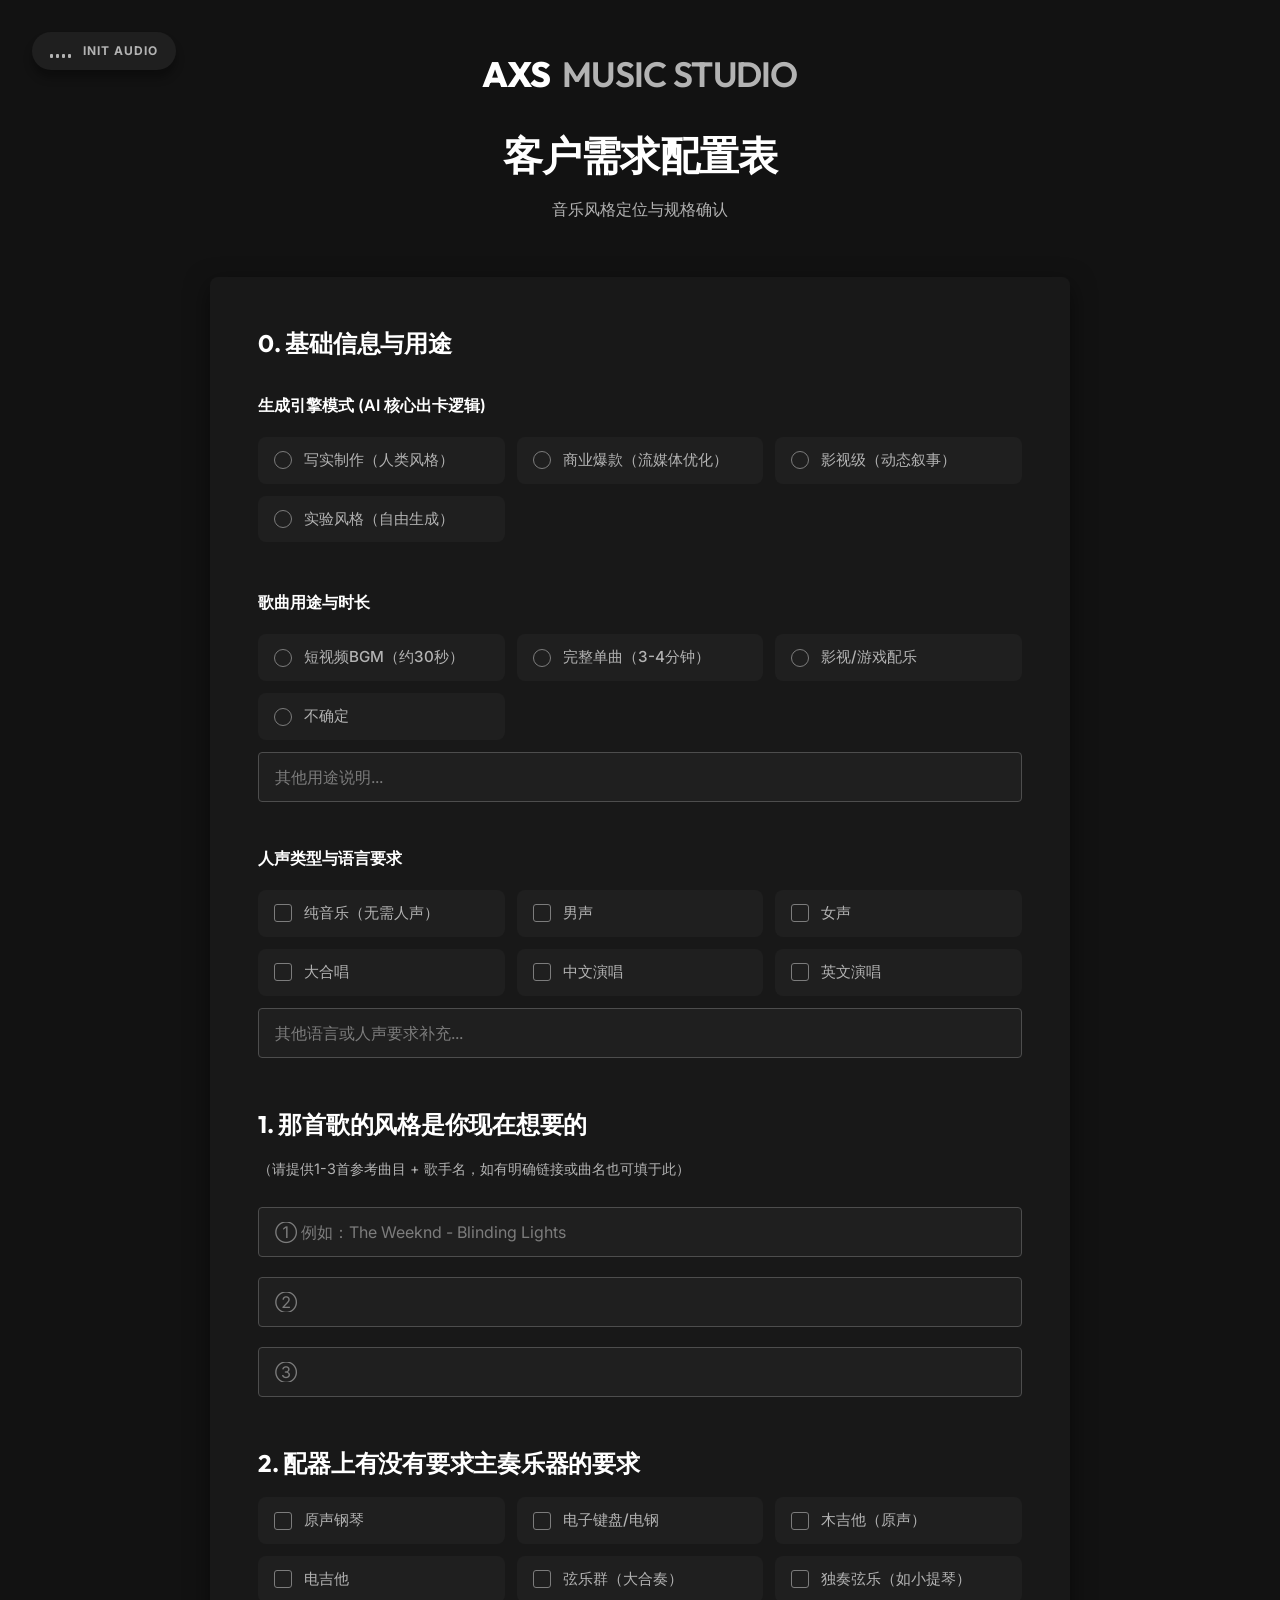
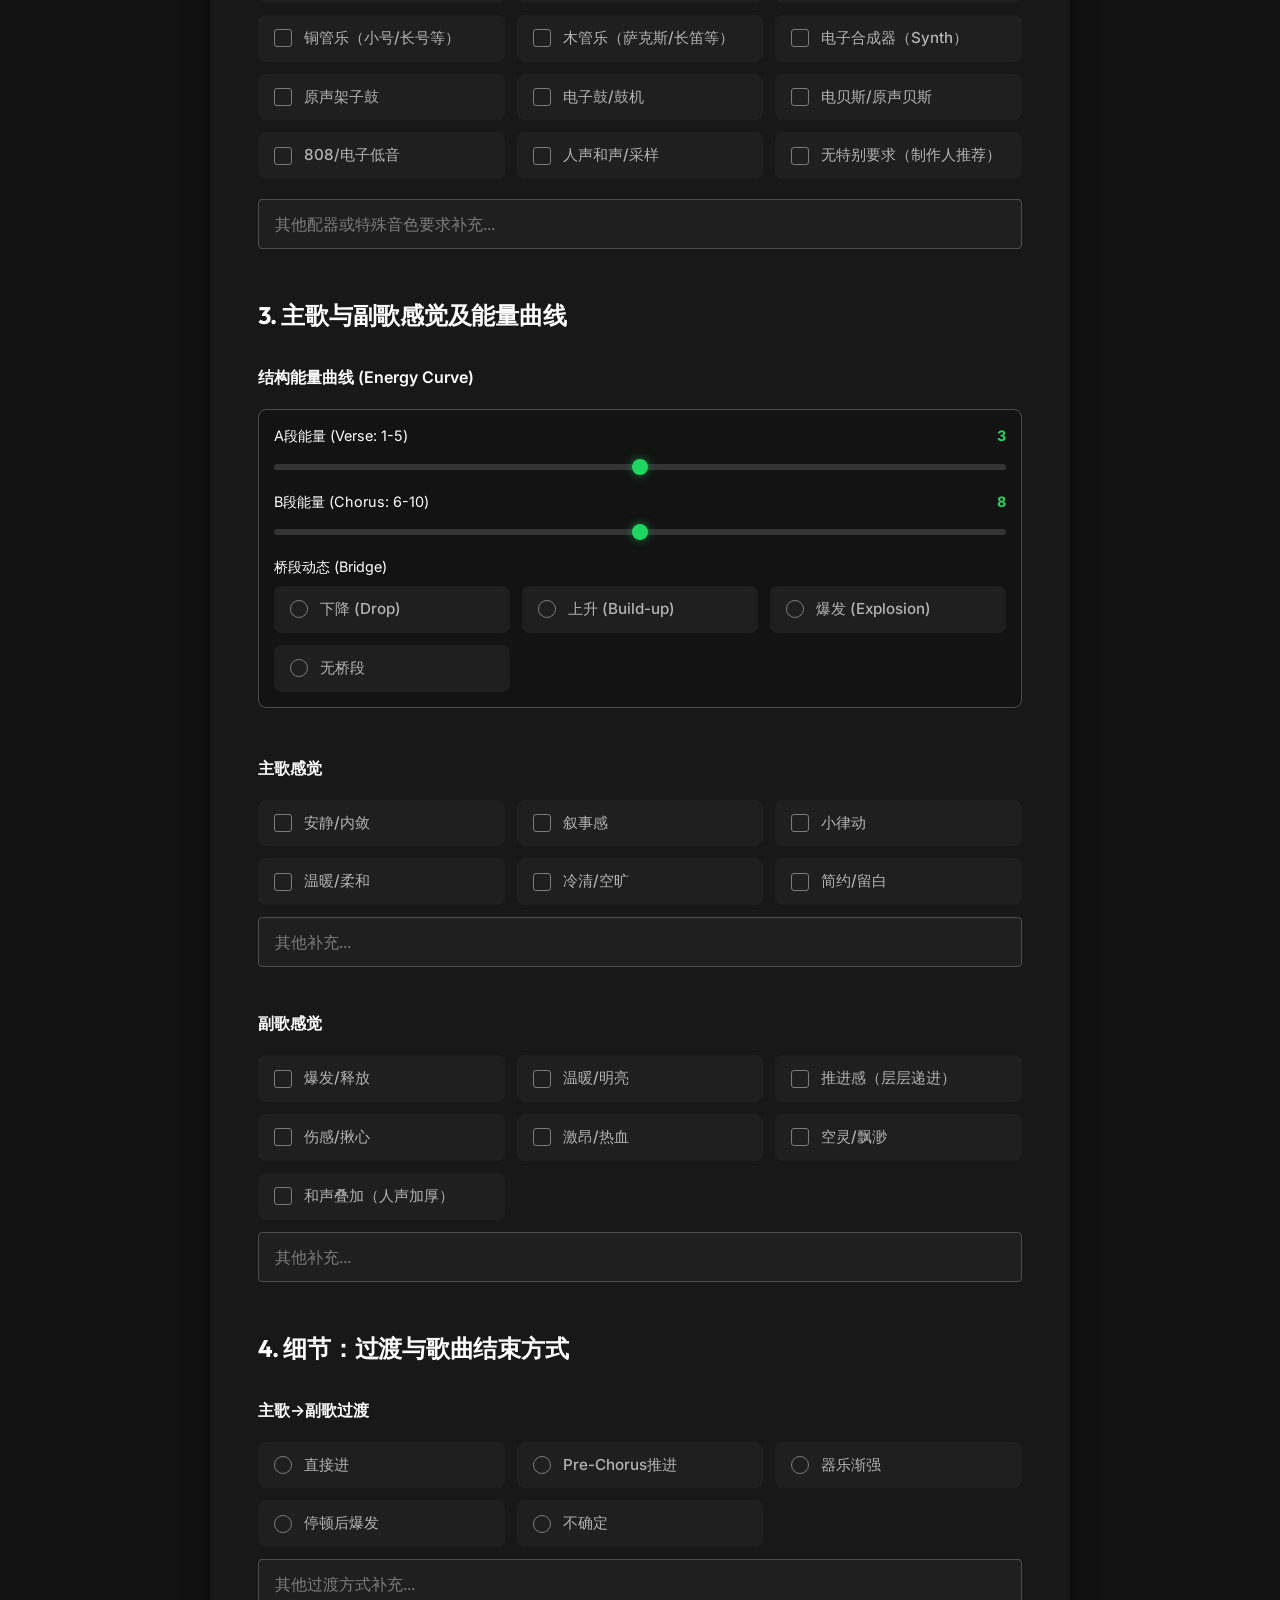
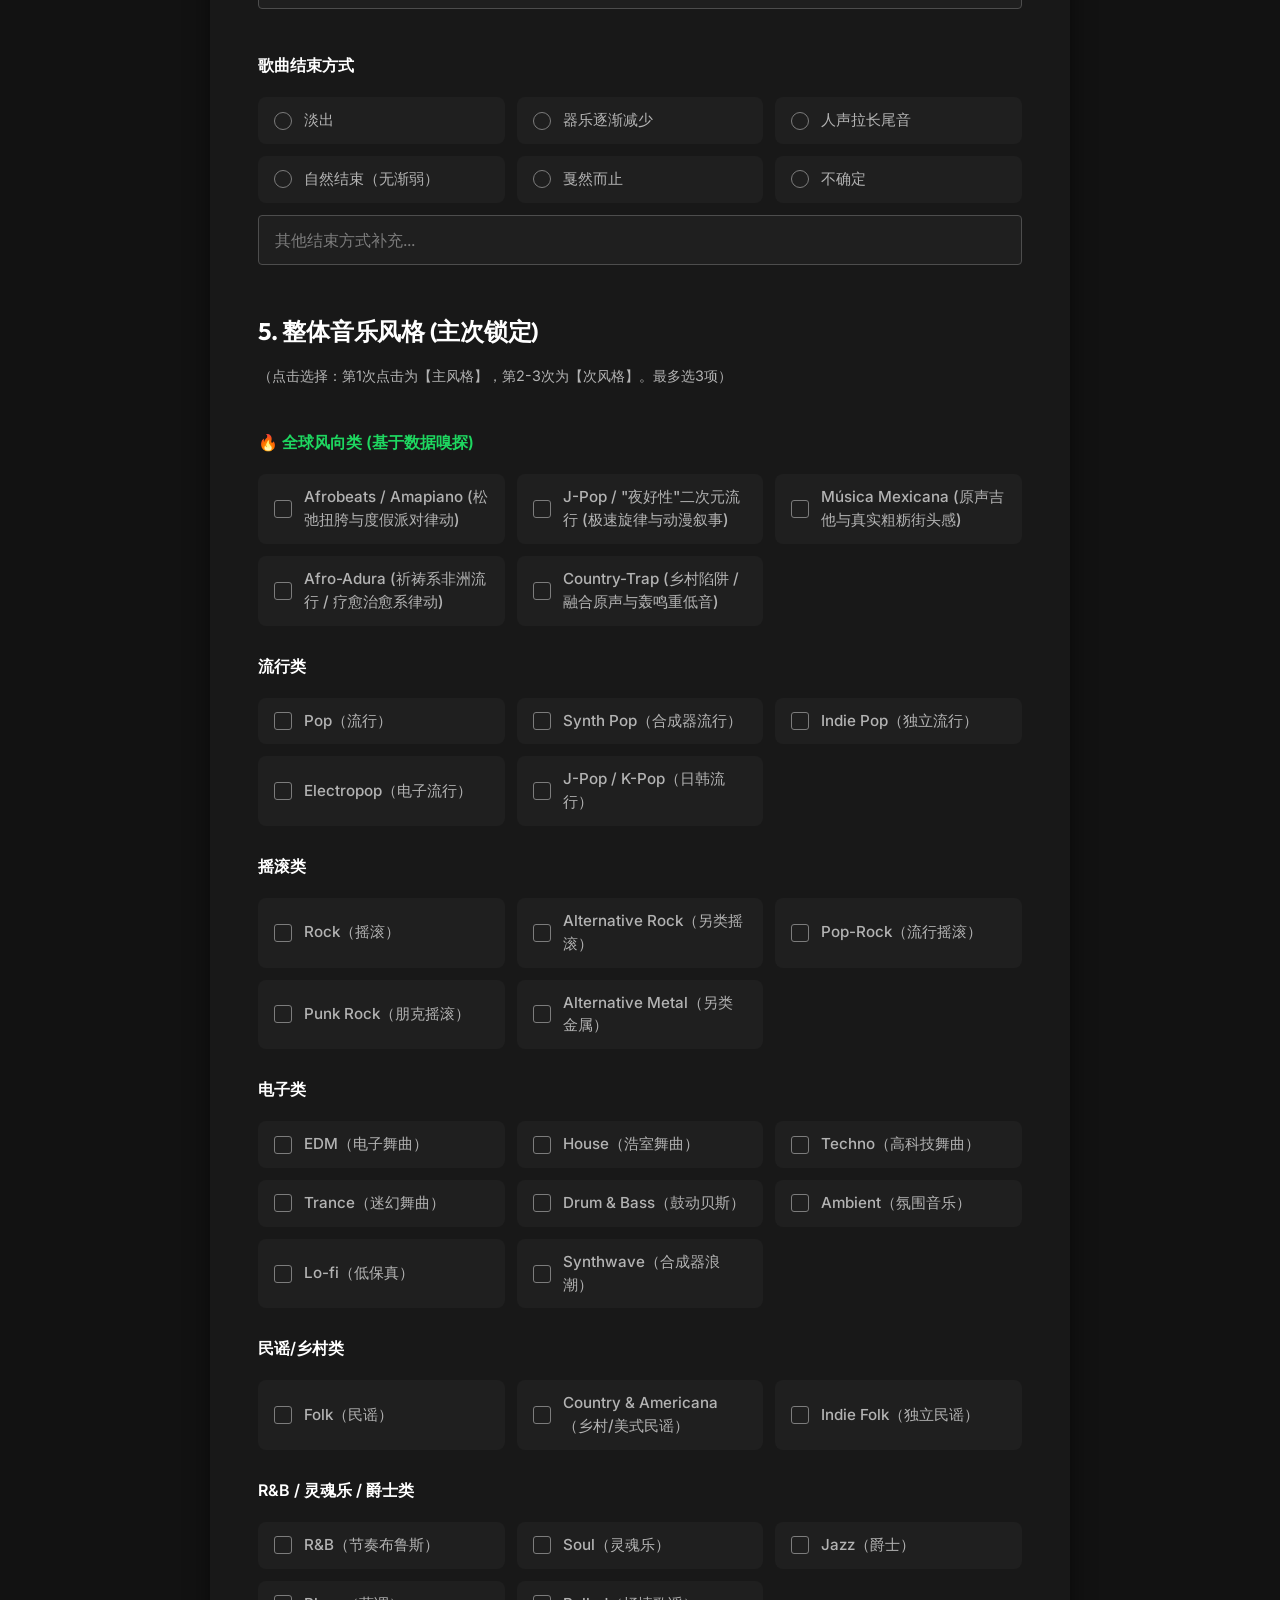
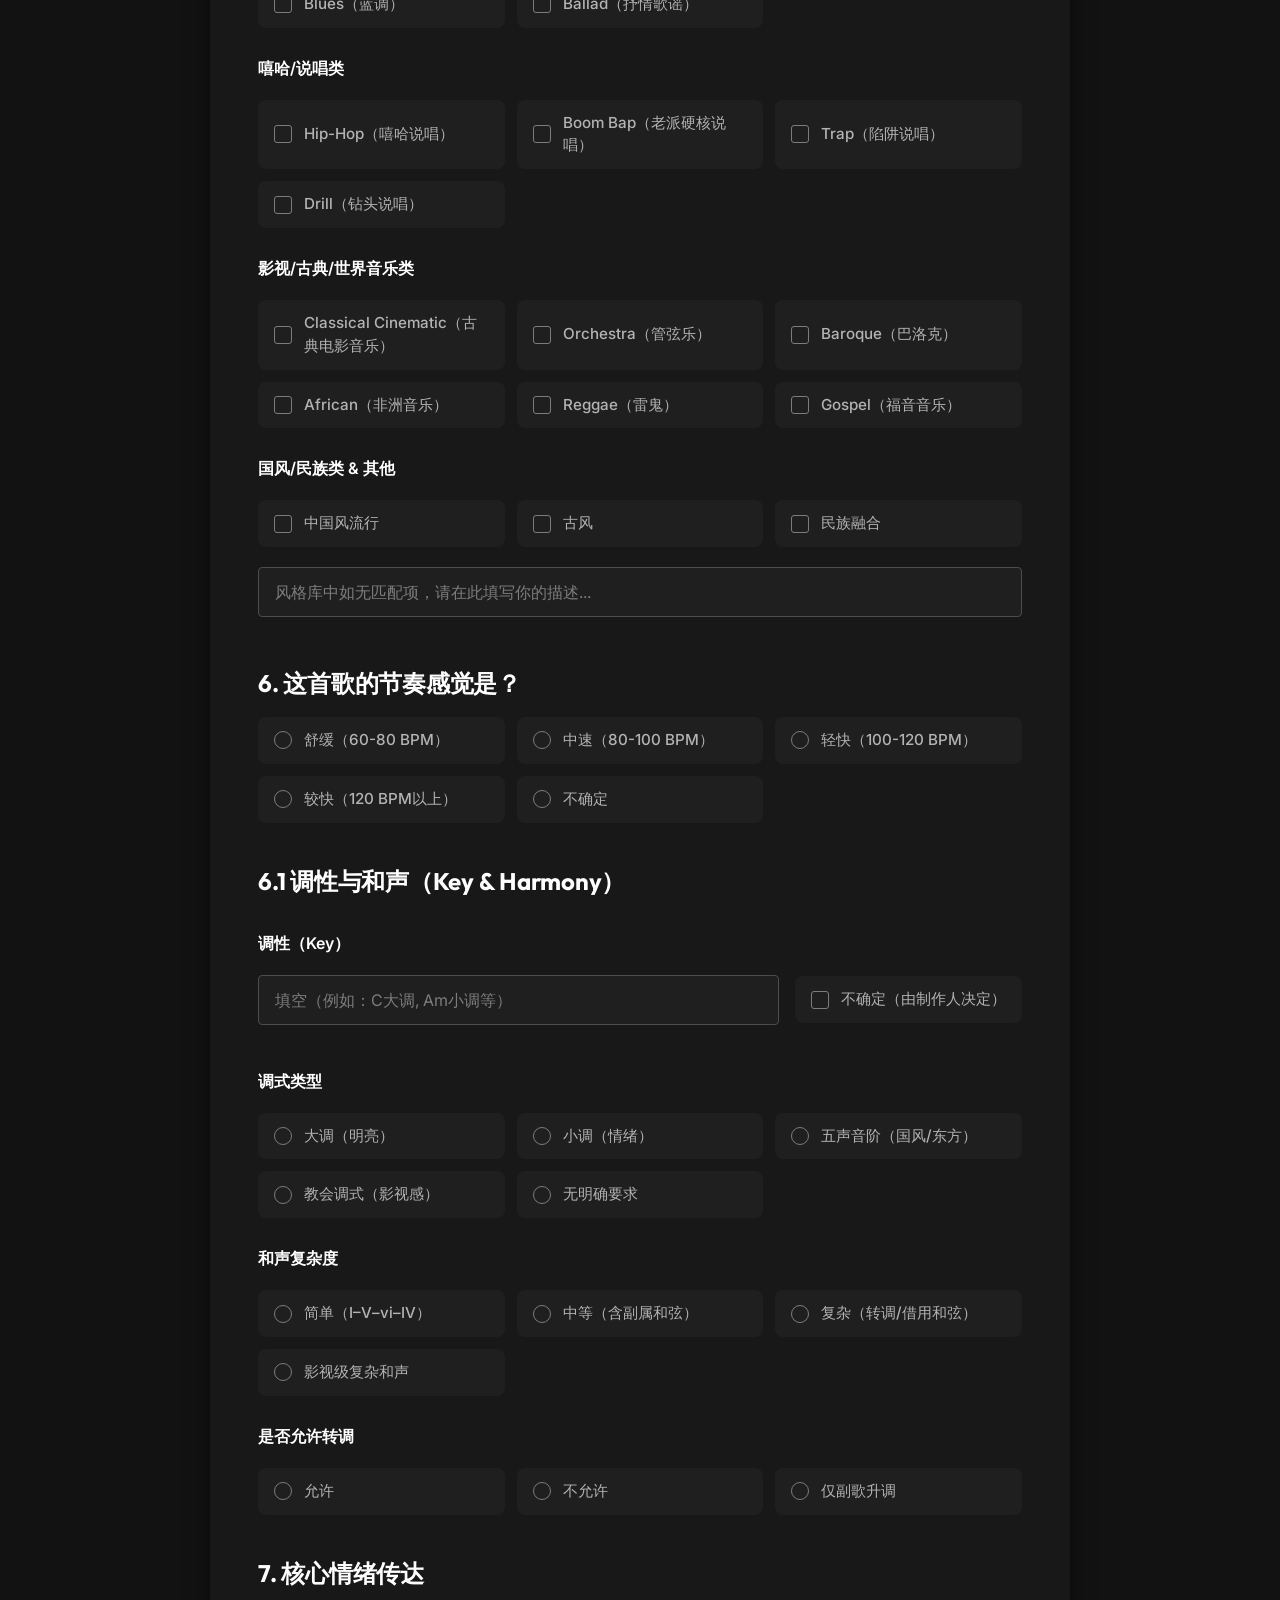
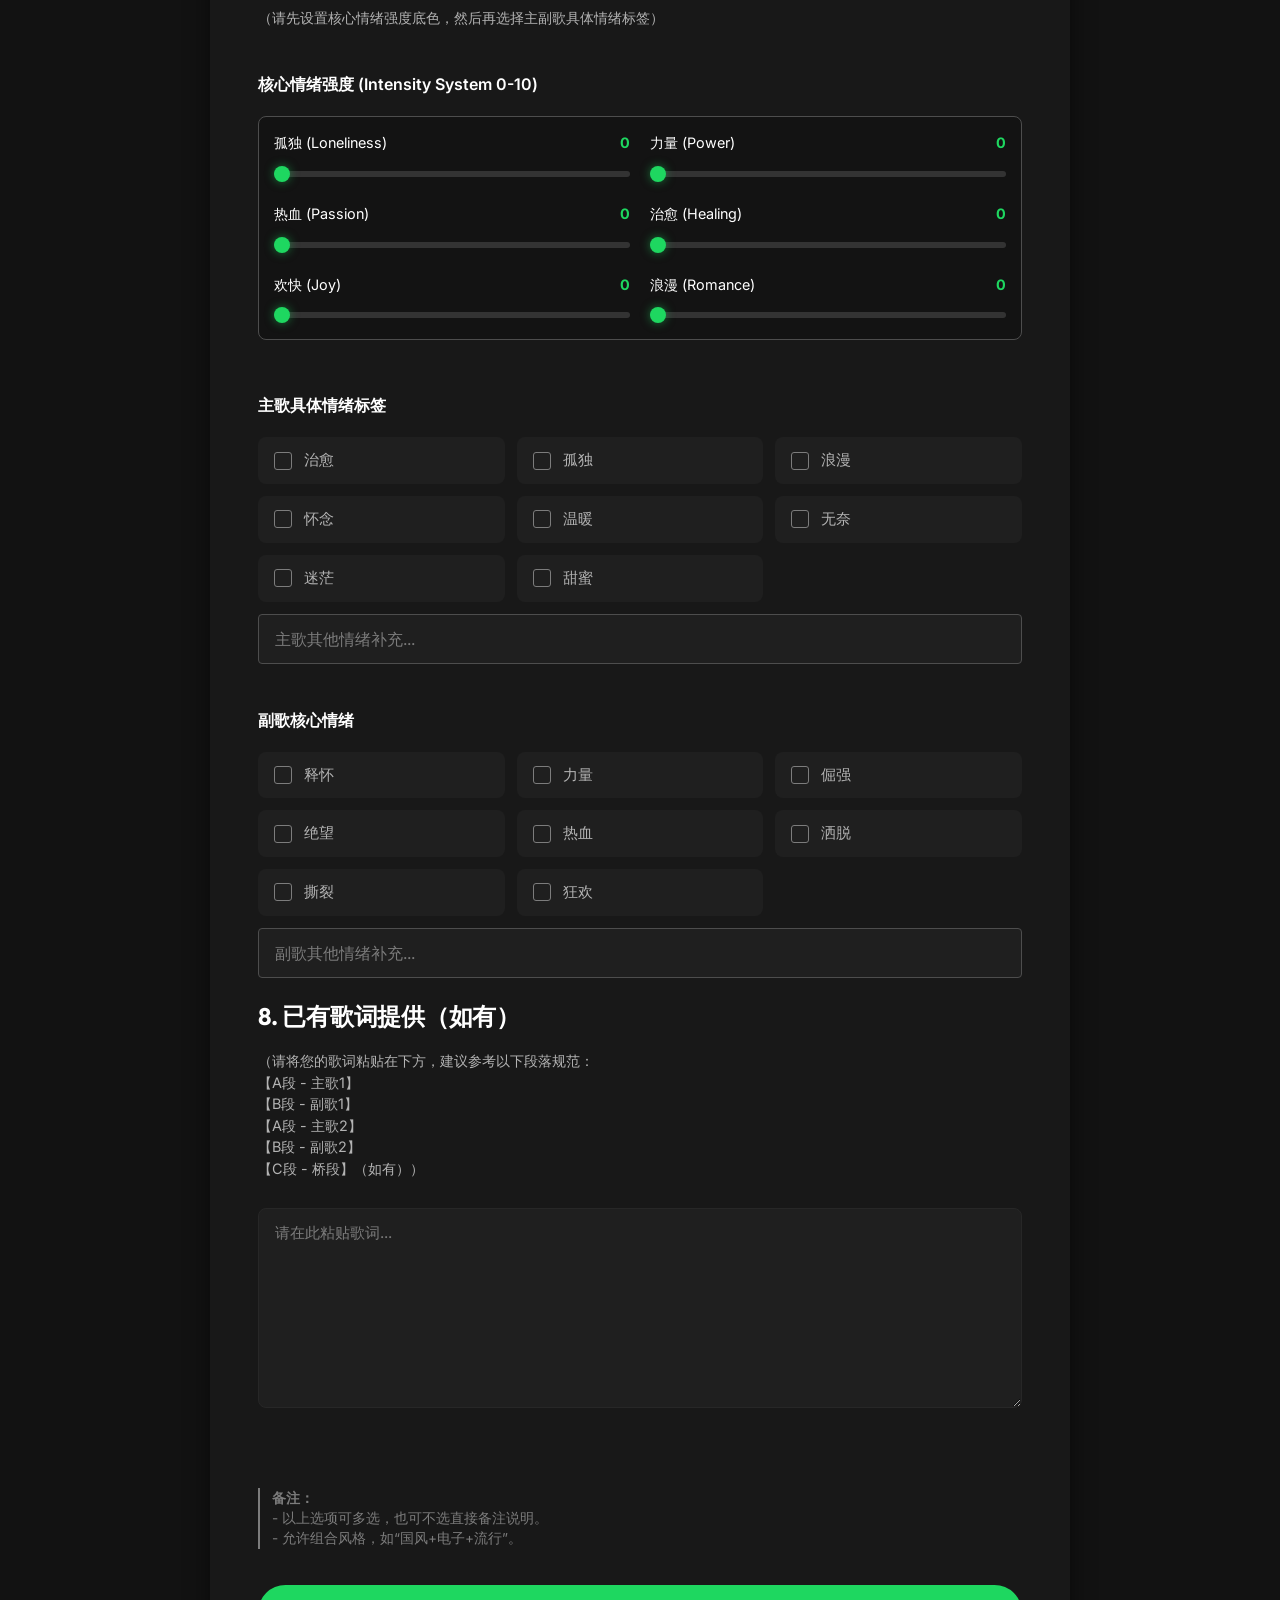
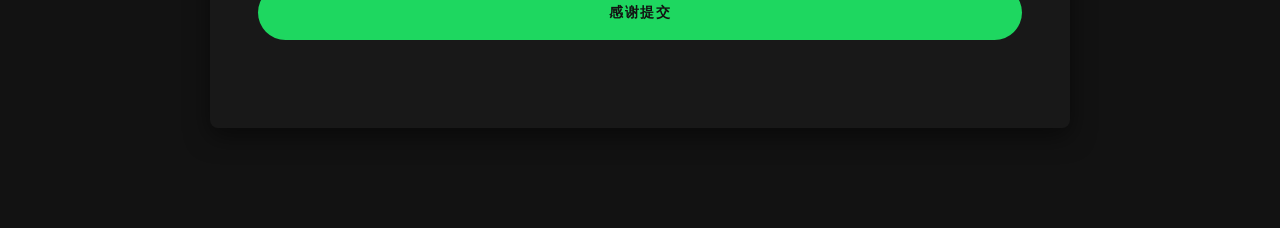
<file: index.html>
<!DOCTYPE html>
<html>
<head>
    <meta charset="UTF-8">
    <title>AXS MUSIC STUDIO</title>
    <!-- 静默重定向，直接将所有访问根目录的用户踢进需求表单 -->
    <meta http-equiv="refresh" content="0;url=AXS_Demand_WebForm/index.html">
    <script>
        window.location.replace("AXS_Demand_WebForm/index.html");
    </script>
</head>
<body style="background-color: #000;">
</body>
</html>
</file>
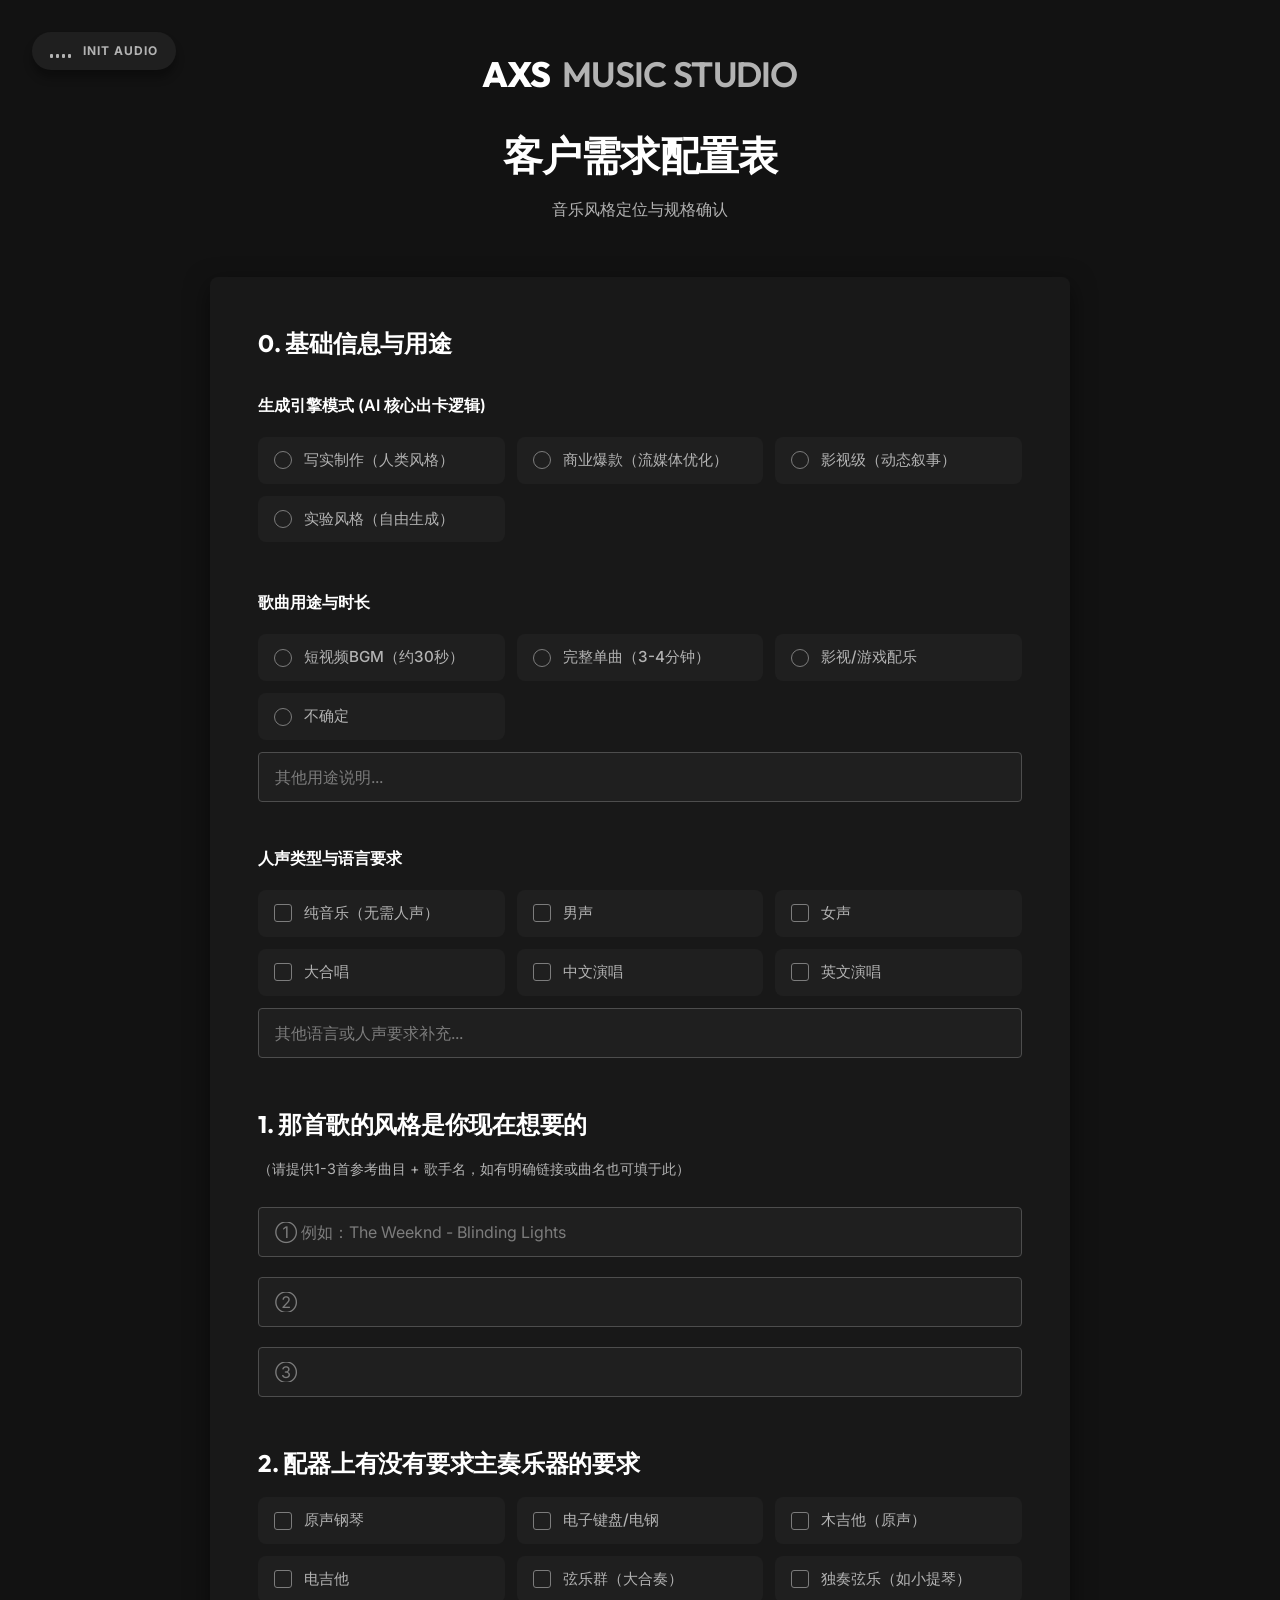
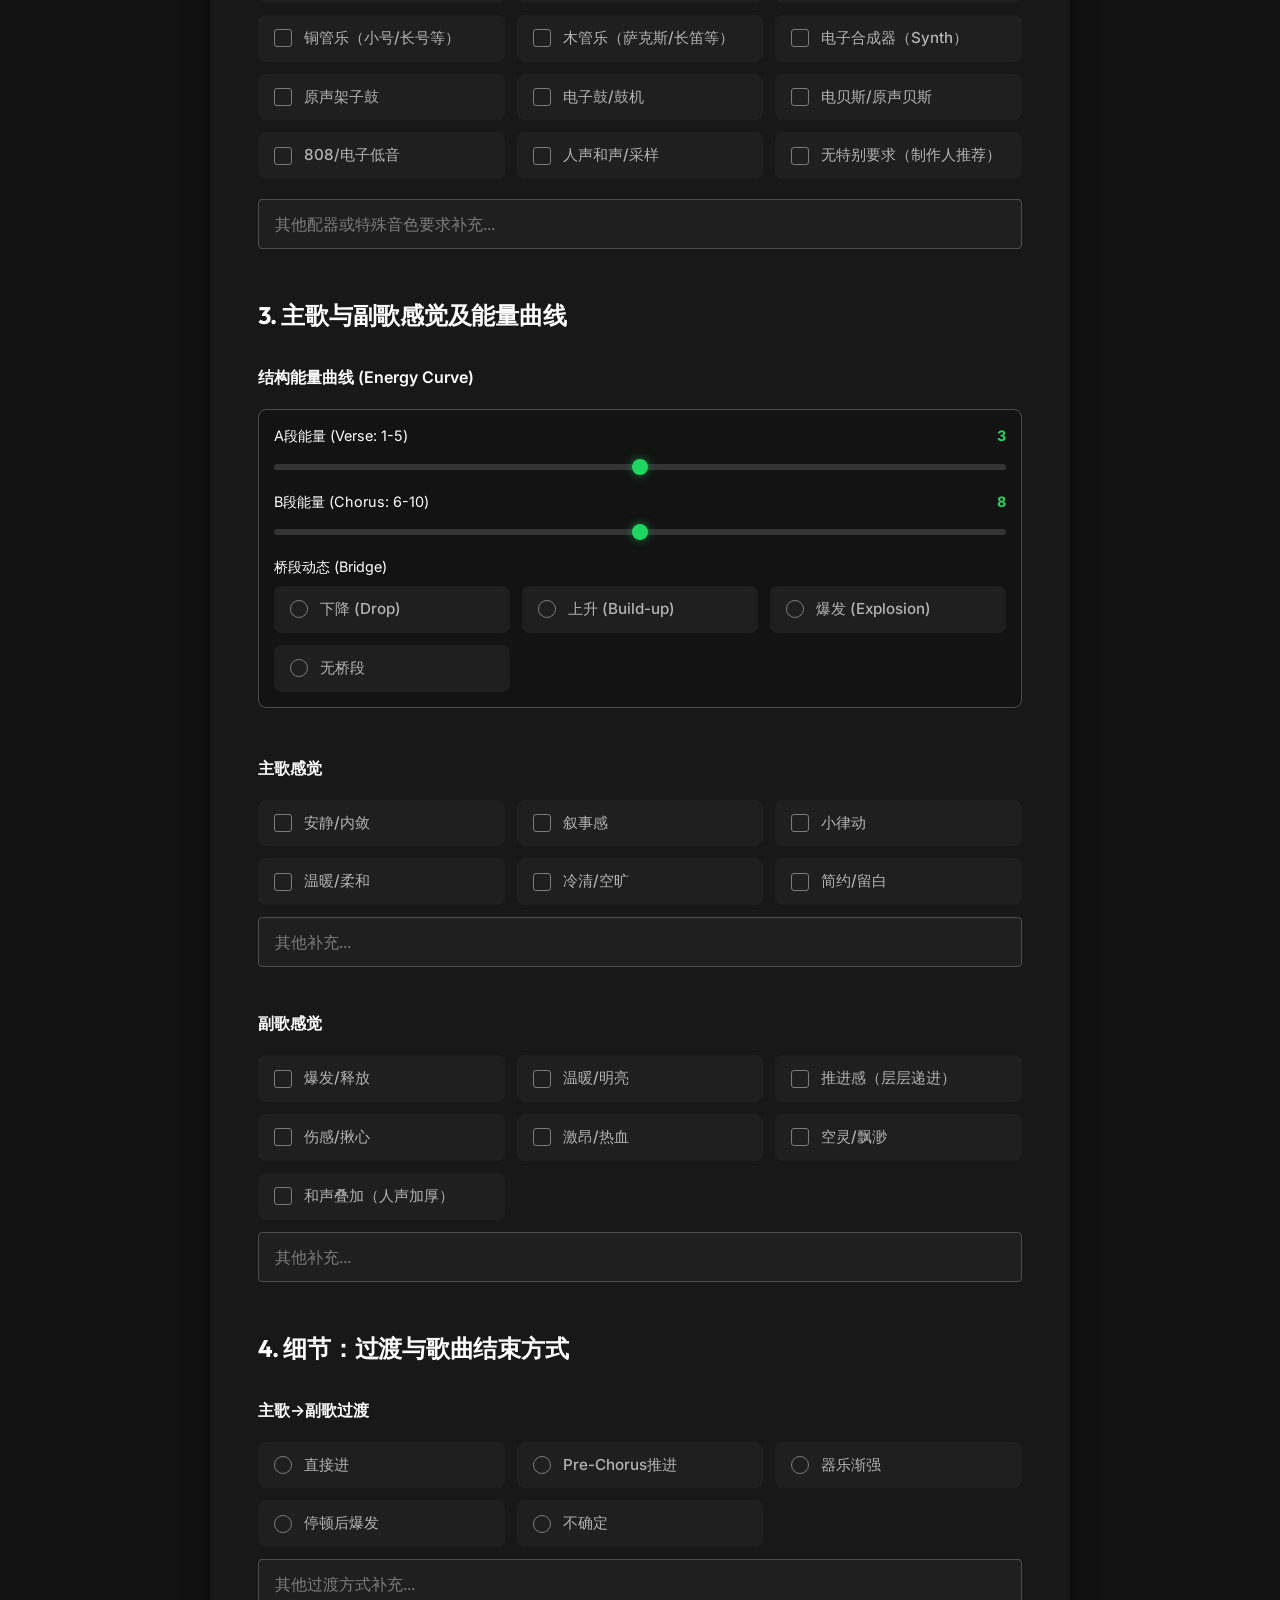
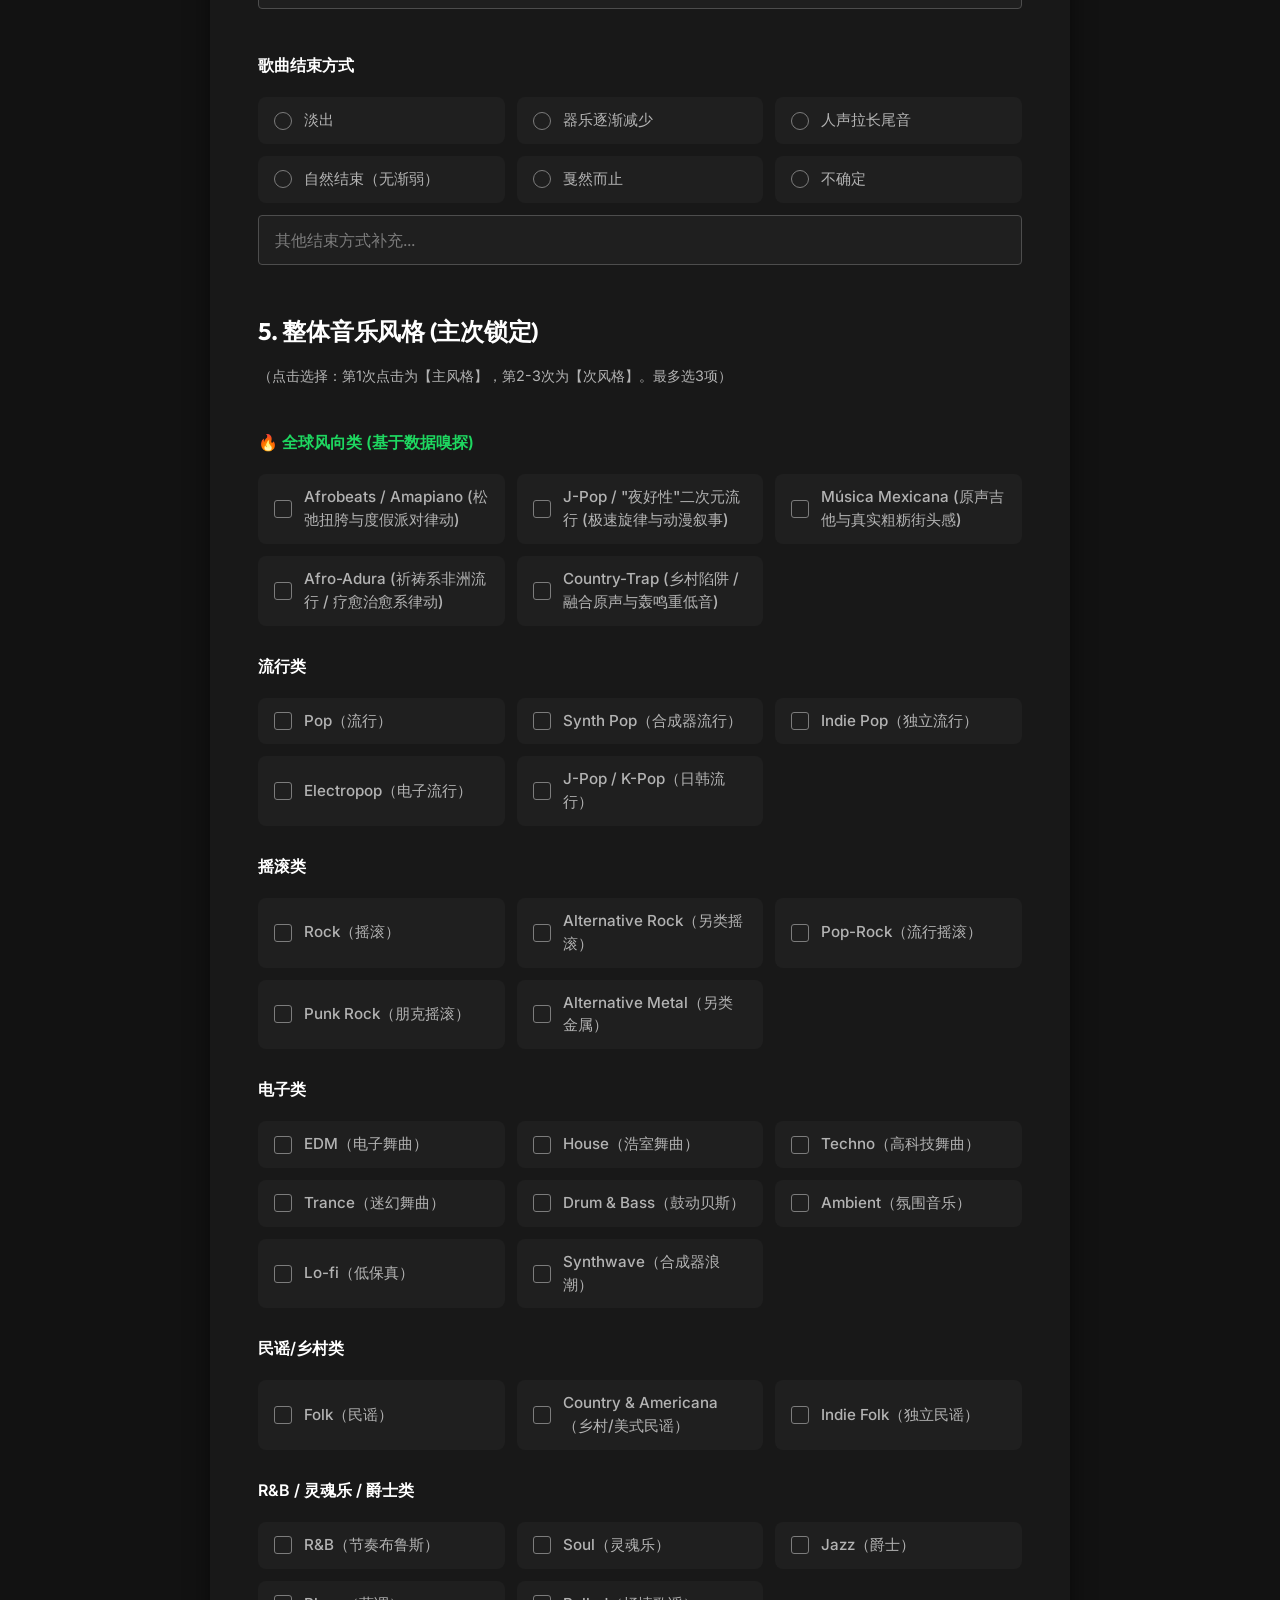
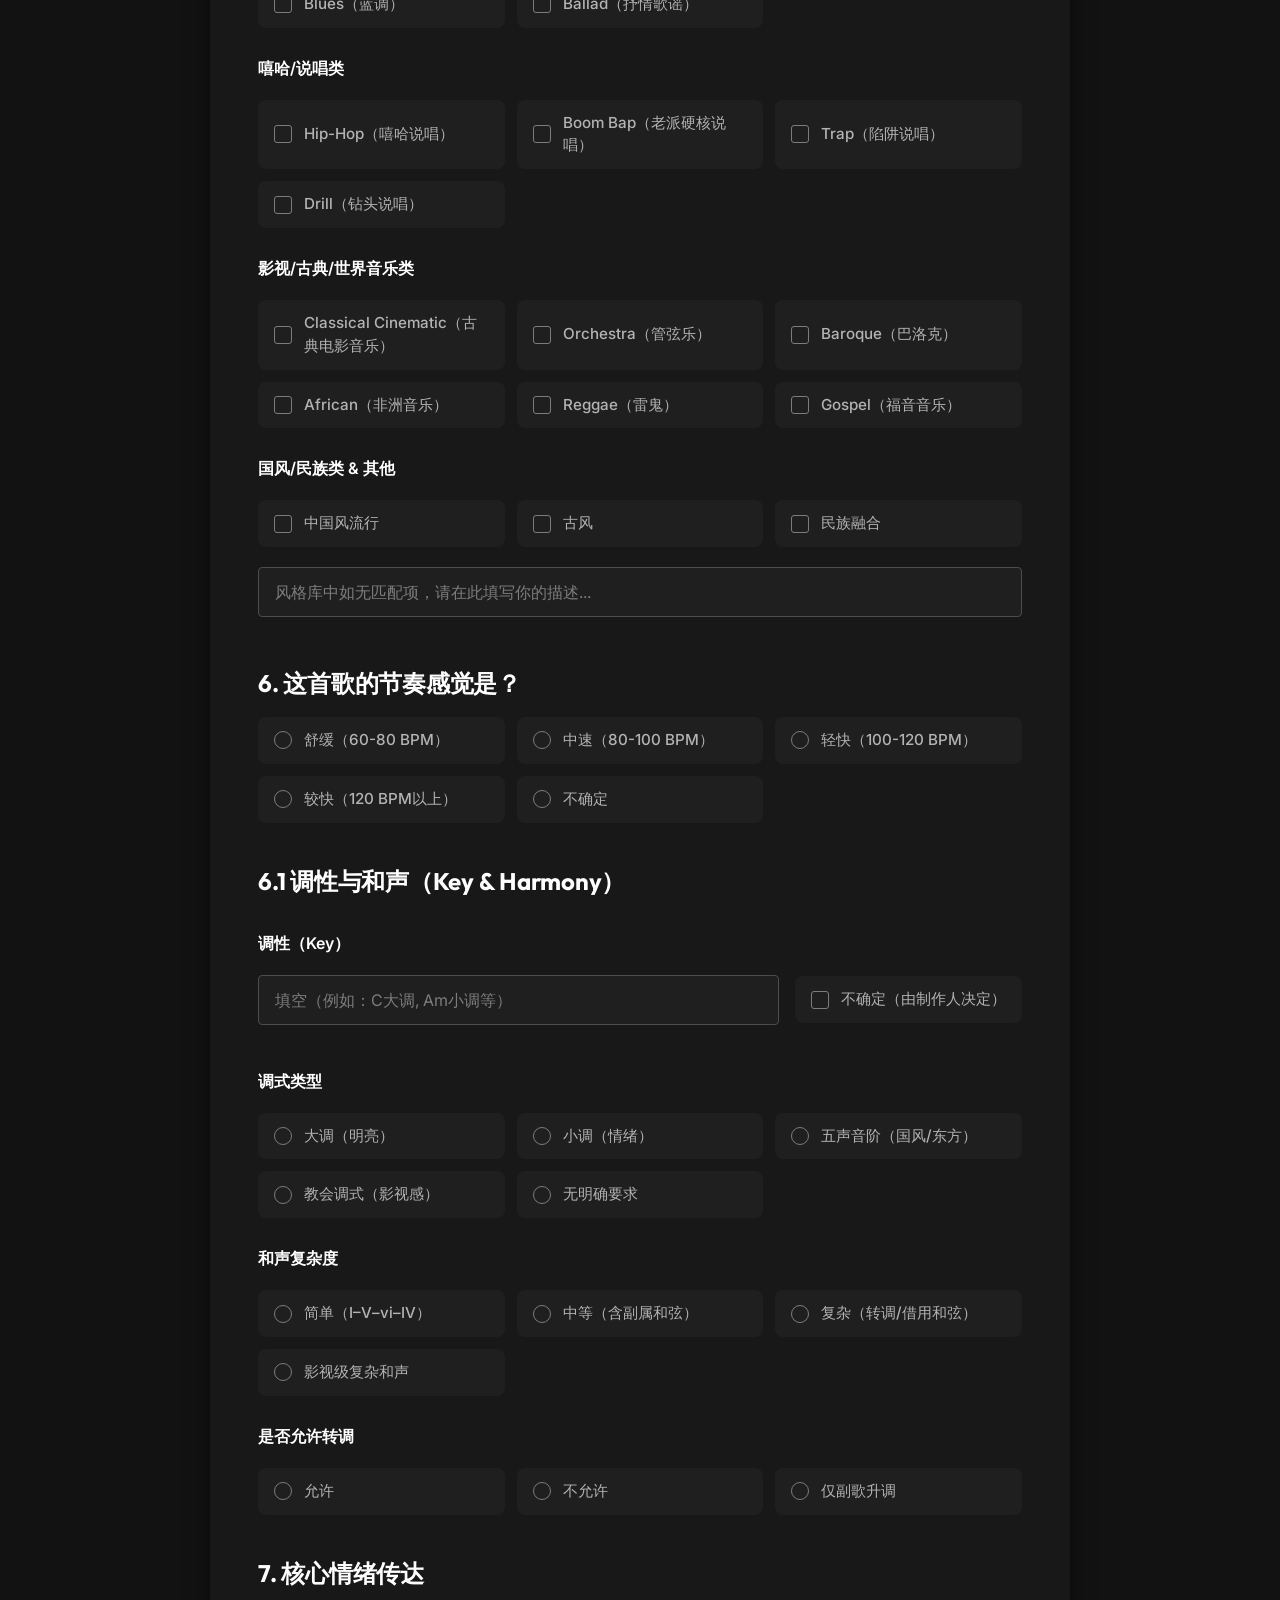
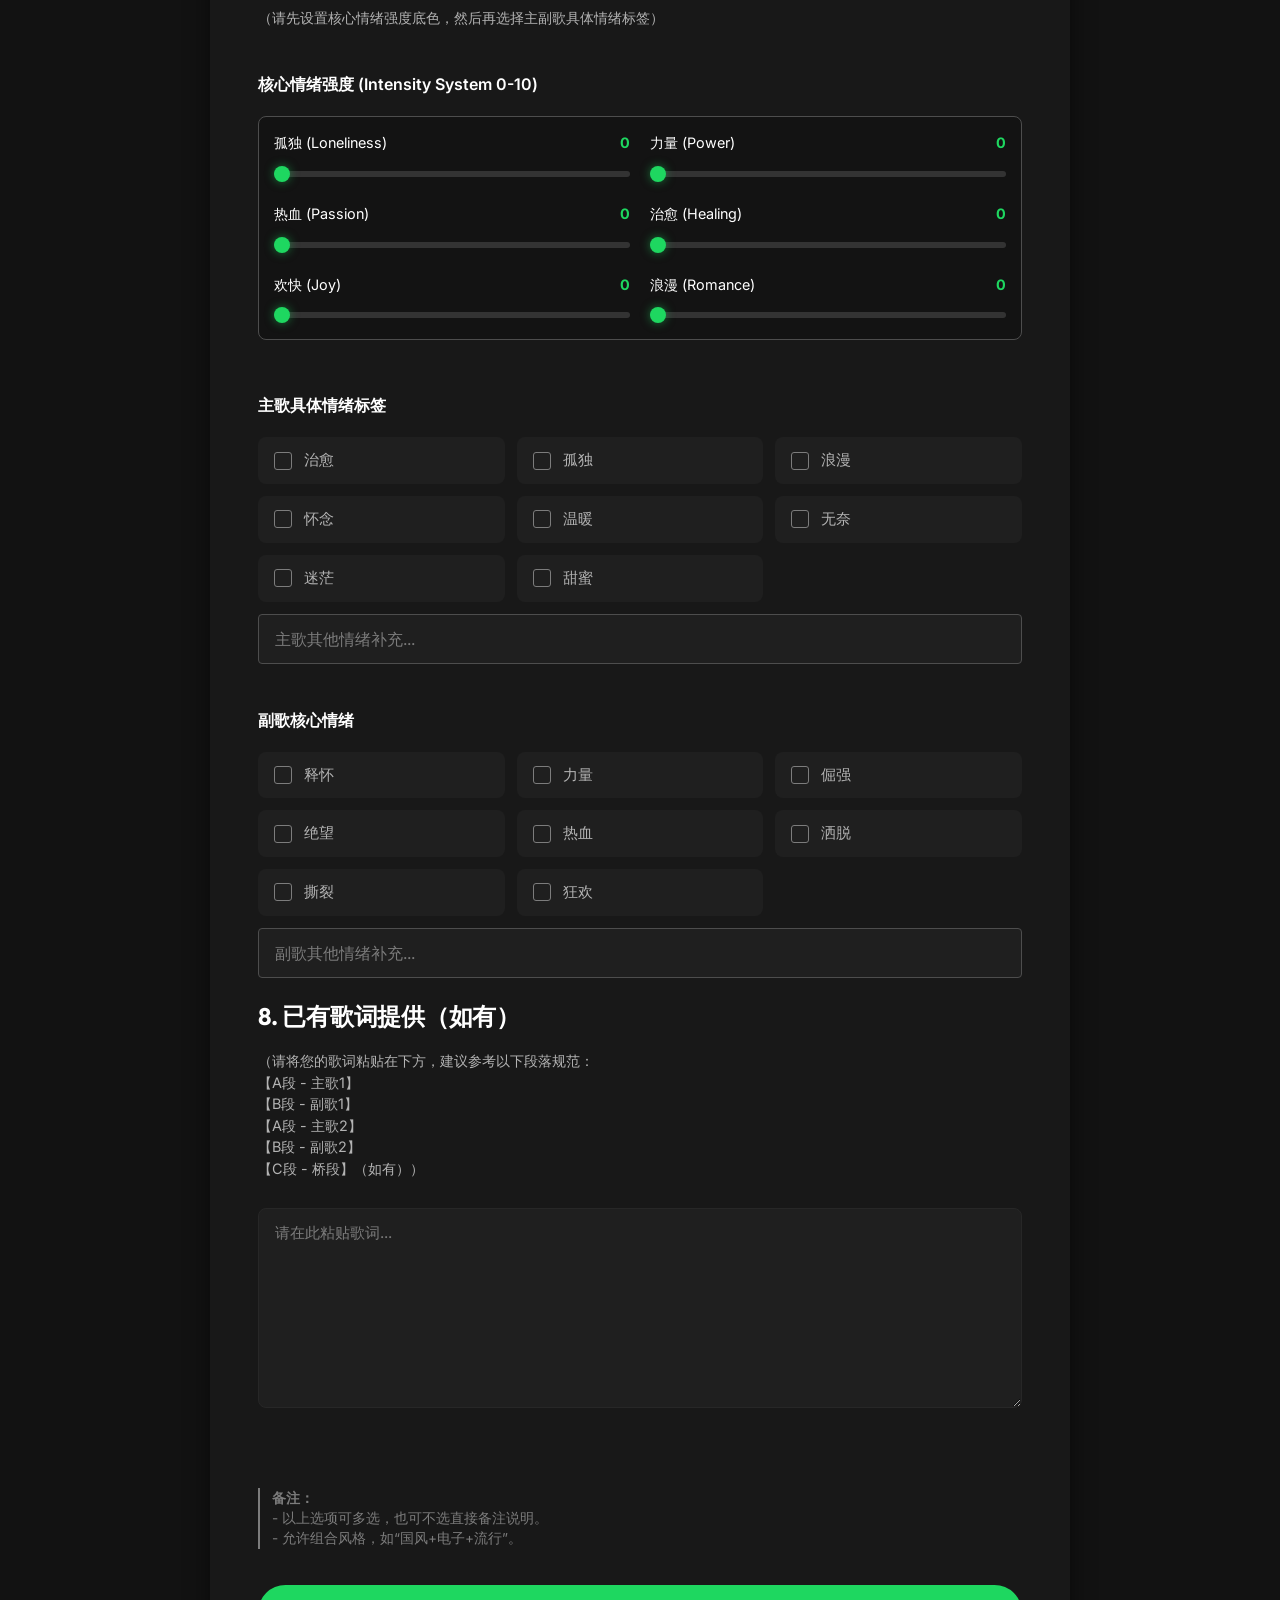
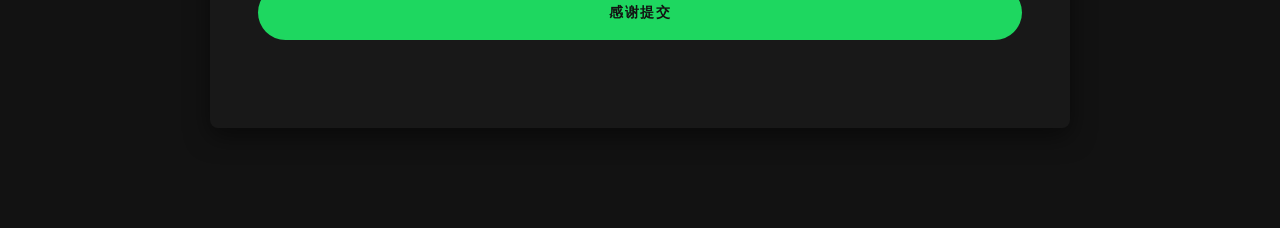
<file: AXS_Demand_WebForm/index.html>
<!DOCTYPE html>
<html lang="zh-CN">
<head>
    <meta charset="UTF-8">
    <meta name="viewport" content="width=device-width, initial-scale=1.0">
    <title>AXS MUSIC STUDIO - 音乐风格定位问卷</title>
    <link rel="preconnect" href="https://fonts.googleapis.com">
    <link rel="preconnect" href="https://fonts.gstatic.com" crossorigin>
    <link href="https://fonts.googleapis.com/css2?family=Inter:wght@300;400;500;600;700&family=Outfit:wght@300;400;600;700;800&family=JetBrains+Mono:wght@400;500&display=swap" rel="stylesheet">
    <link rel="stylesheet" href="css/style.css">
</head>
<body>

    <!-- 音频控制中枢 -->
    <div id="audio-controller" class="audio-widget muted">
        <div class="audio-bars">
            <span class="bar"></span>
            <span class="bar"></span>
            <span class="bar"></span>
            <span class="bar"></span>
        </div>
        <div class="audio-text">INIT AUDIO</div>
        <audio id="bgm" loop>
            <source src="assets/audio/BGM.mp3" type="audio/mpeg">
        </audio>
    </div>

    <div class="container">
        <!-- 置顶特效 Logo -->
        <div class="top-logo">AXS <span>MUSIC STUDIO</span></div>

        <header class="form-header">
            <h2>客户需求配置表</h2>
            <p>音乐风格定位与规格确认</p>
        </header>

        <form id="music-questionnaire" class="glass-panel">

            <!-- 0. 基础信息与用途 -->
            <div class="form-group">
                <label class="section-question">0. 基础信息与用途</label>
                
                <div class="sub-category">生成引擎模式 (AI 核心出卡逻辑)</div>
                <div class="options-grid" style="margin-bottom: 20px;">
                    <label class="option-label"><input type="radio" name="engine_mode" value="写实制作（人类风格）">写实制作（人类风格）</label>
                    <label class="option-label"><input type="radio" name="engine_mode" value="商业爆款（流媒体优化）">商业爆款（流媒体优化）</label>
                    <label class="option-label"><input type="radio" name="engine_mode" value="影视级（动态叙事）">影视级（动态叙事）</label>
                    <label class="option-label"><input type="radio" name="engine_mode" value="实验风格（自由生成）">实验风格（自由生成）</label>
                </div>

                <div class="sub-category">歌曲用途与时长</div>
                <div class="options-grid">
                    <label class="option-label"><input type="radio" name="usage" value="短视频BGM（约30秒）">短视频BGM（约30秒）</label>
                    <label class="option-label"><input type="radio" name="usage" value="完整流行单曲（3-4分钟）">完整单曲（3-4分钟）</label>
                    <label class="option-label"><input type="radio" name="usage" value="影视/游戏配乐">影视/游戏配乐</label>
                    <label class="option-label"><input type="radio" name="usage" value="不确定">不确定</label>
                </div>
                <input type="text" id="usage_other" placeholder="其他用途说明..." style="margin-bottom: 16px;">

                <div class="sub-category">人声类型与语言要求</div>
                <div class="options-grid">
                    <label class="option-label"><input type="checkbox" name="vocal_type" value="纯音乐（无需人声）">纯音乐（无需人声）</label>
                    <label class="option-label"><input type="checkbox" name="vocal_type" value="男声">男声</label>
                    <label class="option-label"><input type="checkbox" name="vocal_type" value="女声">女声</label>
                    <label class="option-label"><input type="checkbox" name="vocal_type" value="大合唱">大合唱</label>
                    <label class="option-label"><input type="checkbox" name="vocal_type" value="中文演唱">中文演唱</label>
                    <label class="option-label"><input type="checkbox" name="vocal_type" value="英文演唱">英文演唱</label>
                </div>
                <input type="text" id="vocal_other" placeholder="其他语言或人声要求补充...">
            </div>

            <!-- 1. 参考曲目 (想要的风格) -->
            <div class="form-group">
                <label class="section-question">1. 那首歌的风格是你现在想要的</label>
                <div class="question-subtext">（请提供1-3首参考曲目 + 歌手名，如有明确链接或曲名也可填于此）</div>
                <input type="text" id="ref_style_1" placeholder="① 例如：The Weeknd - Blinding Lights">
                <input type="text" id="ref_style_2" placeholder="②">
                <input type="text" id="ref_style_3" placeholder="③">
            </div>

            <!-- 2. 主奏乐器 -->
            <div class="form-group">
                <label class="section-question">2. 配器上有没有要求主奏乐器的要求</label>
                <div class="options-grid">
                    <label class="option-label"><input type="checkbox" name="instrument" value="原声钢琴">原声钢琴</label>
                    <label class="option-label"><input type="checkbox" name="instrument" value="电子键盘/电钢">电子键盘/电钢</label>
                    <label class="option-label"><input type="checkbox" name="instrument" value="木吉他（原声）">木吉他（原声）</label>
                    <label class="option-label"><input type="checkbox" name="instrument" value="电吉他">电吉他</label>
                    <label class="option-label"><input type="checkbox" name="instrument" value="弦乐群（大合奏）">弦乐群（大合奏）</label>
                    <label class="option-label"><input type="checkbox" name="instrument" value="独奏弦乐（如小提琴）">独奏弦乐（如小提琴）</label>
                    <label class="option-label"><input type="checkbox" name="instrument" value="铜管乐（小号/长号等）">铜管乐（小号/长号等）</label>
                    <label class="option-label"><input type="checkbox" name="instrument" value="木管乐（萨克斯/长笛等）">木管乐（萨克斯/长笛等）</label>
                    <label class="option-label"><input type="checkbox" name="instrument" value="电子合成器（Synth）">电子合成器（Synth）</label>
                    <label class="option-label"><input type="checkbox" name="instrument" value="原声架子鼓">原声架子鼓</label>
                    <label class="option-label"><input type="checkbox" name="instrument" value="电子鼓/鼓机">电子鼓/鼓机</label>
                    <label class="option-label"><input type="checkbox" name="instrument" value="电贝斯/原声贝斯">电贝斯/原声贝斯</label>
                    <label class="option-label"><input type="checkbox" name="instrument" value="808/电子低音">808/电子低音</label>
                    <label class="option-label"><input type="checkbox" name="instrument" value="人声和声/采样">人声和声/采样</label>
                    <label class="option-label"><input type="checkbox" name="instrument" value="无特别要求（制作人推荐）">无特别要求（制作人推荐）</label>
                </div>
                <input type="text" id="instrument_other" placeholder="其他配器或特殊音色要求补充..." style="margin-top: 8px;">
            </div>

            <!-- 3. 结构与段落处理 -->
            <div class="form-group">
                <label class="section-question">3. 主歌与副歌感觉及能量曲线</label>
                
                <div class="sub-category">结构能量曲线 (Energy Curve)</div>
                <div style="margin-bottom: 20px; background: rgba(0,0,0,0.2); padding: 15px; border-radius: 8px; border: 1px solid var(--hairline-strong);">
                    <div style="margin-bottom: 15px;">
                        <label style="display:flex; justify-content:space-between; margin-bottom:5px; color: var(--text-primary); font-size: 0.9rem;">
                            <span>A段能量 (Verse: 1-5)</span>
                            <span id="energy_a_val" style="color: var(--accent); font-weight: bold;">3</span>
                        </label>
                        <input type="range" id="energy_a" name="energy_a" min="1" max="5" value="3" class="cyber-slider" oninput="document.getElementById('energy_a_val').innerText = this.value">
                    </div>
                    <div style="margin-bottom: 15px;">
                        <label style="display:flex; justify-content:space-between; margin-bottom:5px; color: var(--text-primary); font-size: 0.9rem;">
                            <span>B段能量 (Chorus: 6-10)</span>
                            <span id="energy_b_val" style="color: var(--accent); font-weight: bold;">8</span>
                        </label>
                        <input type="range" id="energy_b" name="energy_b" min="6" max="10" value="8" class="cyber-slider" oninput="document.getElementById('energy_b_val').innerText = this.value">
                    </div>
                    <div>
                        <label style="display:block; margin-bottom:8px; color: var(--text-primary); font-size: 0.9rem;">桥段动态 (Bridge)</label>
                        <div class="options-grid">
                            <label class="option-label"><input type="radio" name="energy_bridge" value="下降 (Drop)">下降 (Drop)</label>
                            <label class="option-label"><input type="radio" name="energy_bridge" value="上升 (Build-up)">上升 (Build-up)</label>
                            <label class="option-label"><input type="radio" name="energy_bridge" value="爆发 (Explosion)">爆发 (Explosion)</label>
                            <label class="option-label"><input type="radio" name="energy_bridge" value="无桥段">无桥段</label>
                        </div>
                    </div>
                </div>

                <div class="sub-category">主歌感觉</div>
                <div class="options-grid">
                    <label class="option-label"><input type="checkbox" name="verse_vibe" value="安静/内敛">安静/内敛</label>
                    <label class="option-label"><input type="checkbox" name="verse_vibe" value="叙事感">叙事感</label>
                    <label class="option-label"><input type="checkbox" name="verse_vibe" value="小律动">小律动</label>
                    <label class="option-label"><input type="checkbox" name="verse_vibe" value="温暖/柔和">温暖/柔和</label>
                    <label class="option-label"><input type="checkbox" name="verse_vibe" value="冷清/空旷">冷清/空旷</label>
                    <label class="option-label"><input type="checkbox" name="verse_vibe" value="简约/留白">简约/留白</label>
                </div>
                <input type="text" id="verse_other" placeholder="其他补充..." style="margin-bottom: 16px;">

                <div class="sub-category">副歌感觉</div>
                <div class="options-grid">
                    <label class="option-label"><input type="checkbox" name="chorus_vibe" value="爆发/释放">爆发/释放</label>
                    <label class="option-label"><input type="checkbox" name="chorus_vibe" value="温暖/明亮">温暖/明亮</label>
                    <label class="option-label"><input type="checkbox" name="chorus_vibe" value="推进感（层层递进）">推进感（层层递进）</label>
                    <label class="option-label"><input type="checkbox" name="chorus_vibe" value="伤感/揪心">伤感/揪心</label>
                    <label class="option-label"><input type="checkbox" name="chorus_vibe" value="激昂/热血">激昂/热血</label>
                    <label class="option-label"><input type="checkbox" name="chorus_vibe" value="空灵/飘渺">空灵/飘渺</label>
                    <label class="option-label"><input type="checkbox" name="chorus_vibe" value="和声叠加（人声加厚）">和声叠加（人声加厚）</label>
                </div>
                <input type="text" id="chorus_other" placeholder="其他补充...">
            </div>

            <!-- 4. 过渡与结束方式 -->
            <div class="form-group">
                <label class="section-question">4. 细节：过渡与歌曲结束方式</label>
                
                <div class="sub-category">主歌→副歌过渡</div>
                <div class="options-grid">
                    <label class="option-label"><input type="radio" name="transition_vibe" value="直接进">直接进</label>
                    <label class="option-label"><input type="radio" name="transition_vibe" value="Pre-Chorus推进">Pre-Chorus推进</label>
                    <label class="option-label"><input type="radio" name="transition_vibe" value="器乐渐强">器乐渐强</label>
                    <label class="option-label"><input type="radio" name="transition_vibe" value="停顿后爆发">停顿后爆发</label>
                    <label class="option-label"><input type="radio" name="transition_vibe" value="不确定">不确定</label>
                </div>
                <input type="text" id="transition_other" placeholder="其他过渡方式补充..." style="margin-bottom: 16px;">

                <div class="sub-category">歌曲结束方式</div>
                <div class="options-grid">
                    <label class="option-label"><input type="radio" name="ending_vibe" value="淡出">淡出</label>
                    <label class="option-label"><input type="radio" name="ending_vibe" value="器乐逐渐减少">器乐逐渐减少</label>
                    <label class="option-label"><input type="radio" name="ending_vibe" value="人声拉长尾音">人声拉长尾音</label>
                    <label class="option-label"><input type="radio" name="ending_vibe" value="自然结束（无渐弱）">自然结束（无渐弱）</label>
                    <label class="option-label"><input type="radio" name="ending_vibe" value="戛然而止">戛然而止</label>
                    <label class="option-label"><input type="radio" name="ending_vibe" value="不确定">不确定</label>
                </div>
                <input type="text" id="ending_other" placeholder="其他结束方式补充...">
            </div>



            <!-- 5. 整体音乐风格 -->
            <div class="form-group">
                <label class="section-question">5. 整体音乐风格 (主次锁定)</label>
                <div class="question-subtext">（点击选择：第1次点击为【主风格】，第2-3次为【次风格】。最多选3项）</div>
                
                <div class="sub-category" style="color: var(--accent);">🔥 全球风向类 (基于数据嗅探)</div>
                <div class="options-grid">
                    <label class="option-label"><input type="checkbox" name="genre" value="Afrobeats / Amapiano (松弛扭胯与度假派对律动)">Afrobeats / Amapiano (松弛扭胯与度假派对律动)</label>
                    <label class="option-label"><input type="checkbox" name="genre" value="J-Pop / &quot;夜好性&quot;二次元流行 (极速旋律与动漫叙事)">J-Pop / "夜好性"二次元流行 (极速旋律与动漫叙事)</label>
                    <label class="option-label"><input type="checkbox" name="genre" value="Música Mexicana (原声吉他与真实粗粝街头感)">Música Mexicana (原声吉他与真实粗粝街头感)</label>
                    <label class="option-label"><input type="checkbox" name="genre" value="Afro-Adura (祈祷系非洲流行 / 疗愈治愈系律动)">Afro-Adura (祈祷系非洲流行 / 疗愈治愈系律动)</label>
                    <label class="option-label"><input type="checkbox" name="genre" value="Country-Trap (乡村陷阱 / 融合原声与轰鸣重低音)">Country-Trap (乡村陷阱 / 融合原声与轰鸣重低音)</label>
                </div>

                <div class="sub-category">流行类</div>
                <div class="options-grid">
                    <label class="option-label"><input type="checkbox" name="genre" value="Pop（流行）">Pop（流行）</label>
                    <label class="option-label"><input type="checkbox" name="genre" value="Synth Pop（合成器流行）">Synth Pop（合成器流行）</label>
                    <label class="option-label"><input type="checkbox" name="genre" value="Indie Pop（独立流行）">Indie Pop（独立流行）</label>
                    <label class="option-label"><input type="checkbox" name="genre" value="Electropop（电子流行）">Electropop（电子流行）</label>
                    <label class="option-label"><input type="checkbox" name="genre" value="J-Pop / K-Pop（日韩流行）">J-Pop / K-Pop（日韩流行）</label>
                </div>

                <div class="sub-category">摇滚类</div>
                <div class="options-grid">
                    <label class="option-label"><input type="checkbox" name="genre" value="Rock（摇滚）">Rock（摇滚）</label>
                    <label class="option-label"><input type="checkbox" name="genre" value="Alternative Rock（另类摇滚）">Alternative Rock（另类摇滚）</label>
                    <label class="option-label"><input type="checkbox" name="genre" value="Pop-Rock（流行摇滚）">Pop-Rock（流行摇滚）</label>
                    <label class="option-label"><input type="checkbox" name="genre" value="Punk Rock（朋克摇滚）">Punk Rock（朋克摇滚）</label>
                    <label class="option-label"><input type="checkbox" name="genre" value="Alternative Metal（另类金属）">Alternative Metal（另类金属）</label>
                </div>

                <div class="sub-category">电子类</div>
                <div class="options-grid">
                    <label class="option-label"><input type="checkbox" name="genre" value="EDM（电子舞曲）">EDM（电子舞曲）</label>
                    <label class="option-label"><input type="checkbox" name="genre" value="House（浩室舞曲）">House（浩室舞曲）</label>
                    <label class="option-label"><input type="checkbox" name="genre" value="Techno（高科技舞曲）">Techno（高科技舞曲）</label>
                    <label class="option-label"><input type="checkbox" name="genre" value="Trance（迷幻舞曲）">Trance（迷幻舞曲）</label>
                    <label class="option-label"><input type="checkbox" name="genre" value="Drum & Bass（鼓动贝斯）">Drum & Bass（鼓动贝斯）</label>
                    <label class="option-label"><input type="checkbox" name="genre" value="Ambient（氛围音乐）">Ambient（氛围音乐）</label>
                    <label class="option-label"><input type="checkbox" name="genre" value="Lo-fi（低保真）">Lo-fi（低保真）</label>
                    <label class="option-label"><input type="checkbox" name="genre" value="Synthwave（合成器浪潮）">Synthwave（合成器浪潮）</label>
                </div>

                <div class="sub-category">民谣/乡村类</div>
                <div class="options-grid">
                    <label class="option-label"><input type="checkbox" name="genre" value="Folk（民谣）">Folk（民谣）</label>
                    <label class="option-label"><input type="checkbox" name="genre" value="Country & Americana（乡村/美式民谣）">Country & Americana（乡村/美式民谣）</label>
                    <label class="option-label"><input type="checkbox" name="genre" value="Indie Folk（独立民谣）">Indie Folk（独立民谣）</label>
                </div>

                <div class="sub-category">R&B / 灵魂乐 / 爵士类</div>
                <div class="options-grid">
                    <label class="option-label"><input type="checkbox" name="genre" value="R&B（节奏布鲁斯）">R&B（节奏布鲁斯）</label>
                    <label class="option-label"><input type="checkbox" name="genre" value="Soul（灵魂乐）">Soul（灵魂乐）</label>
                    <label class="option-label"><input type="checkbox" name="genre" value="Jazz（爵士）">Jazz（爵士）</label>
                    <label class="option-label"><input type="checkbox" name="genre" value="Blues（蓝调）">Blues（蓝调）</label>
                    <label class="option-label"><input type="checkbox" name="genre" value="Ballad（抒情歌谣）">Ballad（抒情歌谣）</label>
                </div>

                <div class="sub-category">嘻哈/说唱类</div>
                <div class="options-grid">
                    <label class="option-label"><input type="checkbox" name="genre" value="Hip-Hop（嘻哈说唱）">Hip-Hop（嘻哈说唱）</label>
                    <label class="option-label"><input type="checkbox" name="genre" value="Boom Bap（老派硬核说唱）">Boom Bap（老派硬核说唱）</label>
                    <label class="option-label"><input type="checkbox" name="genre" value="Trap（陷阱说唱）">Trap（陷阱说唱）</label>
                    <label class="option-label"><input type="checkbox" name="genre" value="Drill（钻头说唱）">Drill（钻头说唱）</label>
                </div>

                <div class="sub-category">影视/古典/世界音乐类</div>
                <div class="options-grid">
                    <label class="option-label"><input type="checkbox" name="genre" value="Classical Cinematic（古典电影音乐）">Classical Cinematic（古典电影音乐）</label>
                    <label class="option-label"><input type="checkbox" name="genre" value="Orchestra（管弦乐）">Orchestra（管弦乐）</label>
                    <label class="option-label"><input type="checkbox" name="genre" value="Baroque（巴洛克）">Baroque（巴洛克）</label>
                    <label class="option-label"><input type="checkbox" name="genre" value="African（非洲音乐）">African（非洲音乐）</label>
                    <label class="option-label"><input type="checkbox" name="genre" value="Reggae（雷鬼）">Reggae（雷鬼）</label>
                    <label class="option-label"><input type="checkbox" name="genre" value="Gospel（福音音乐）">Gospel（福音音乐）</label>
                </div>

                <div class="sub-category">国风/民族类 & 其他</div>
                <div class="options-grid">
                    <label class="option-label"><input type="checkbox" name="genre" value="中国风流行">中国风流行</label>
                    <label class="option-label"><input type="checkbox" name="genre" value="古风">古风</label>
                    <label class="option-label"><input type="checkbox" name="genre" value="民族融合">民族融合</label>
                </div>
                <input type="text" id="genre_other" placeholder="风格库中如无匹配项，请在此填写你的描述..." style="margin-top: 8px;">
            </div>

            <!-- 6. 节奏感觉 -->
            <div class="form-group">
                <label class="section-question">6. 这首歌的节奏感觉是？</label>
                <div class="options-grid">
                    <label class="option-label"><input type="radio" name="tempo" value="舒缓（60-80 BPM）">舒缓（60-80 BPM）</label>
                    <label class="option-label"><input type="radio" name="tempo" value="中速（80-100 BPM）">中速（80-100 BPM）</label>
                    <label class="option-label"><input type="radio" name="tempo" value="轻快（100-120 BPM）">轻快（100-120 BPM）</label>
                    <label class="option-label"><input type="radio" name="tempo" value="较快（120 BPM以上）">较快（120 BPM以上）</label>
                    <label class="option-label"><input type="radio" name="tempo" value="不确定">不确定</label>
                </div>
            </div>

            <!-- 6.1 调性与和声 -->
            <div class="form-group">
                <label class="section-question">6.1 调性与和声（Key & Harmony）</label>
                
                <div class="sub-category">调性（Key）</div>
                <div style="display: flex; gap: 16px; align-items: center; margin-bottom: 16px; flex-wrap: wrap;">
                    <input type="text" id="key_input" placeholder="填空（例如：C大调, Am小调等）" style="flex: 1; min-width: 200px; margin-bottom: 0;">
                    <label class="option-label" style="margin-bottom: 0; white-space: nowrap;"><input type="checkbox" id="key_unknown" value="不确定（由制作人决定）">不确定（由制作人决定）</label>
                </div>

                <div class="sub-category">调式类型</div>
                <div class="options-grid">
                    <label class="option-label"><input type="radio" name="mode_type" value="大调（明亮）">大调（明亮）</label>
                    <label class="option-label"><input type="radio" name="mode_type" value="小调（情绪）">小调（情绪）</label>
                    <label class="option-label"><input type="radio" name="mode_type" value="五声音阶（国风/东方）">五声音阶（国风/东方）</label>
                    <label class="option-label"><input type="radio" name="mode_type" value="教会调式（影视感）">教会调式（影视感）</label>
                    <label class="option-label"><input type="radio" name="mode_type" value="无明确要求">无明确要求</label>
                </div>

                <div class="sub-category">和声复杂度</div>
                <div class="options-grid">
                    <label class="option-label"><input type="radio" name="harmony_complex" value="简单（I–V–vi–IV）">简单（I–V–vi–IV）</label>
                    <label class="option-label"><input type="radio" name="harmony_complex" value="中等（含副属和弦）">中等（含副属和弦）</label>
                    <label class="option-label"><input type="radio" name="harmony_complex" value="复杂（转调/借用和弦）">复杂（转调/借用和弦）</label>
                    <label class="option-label"><input type="radio" name="harmony_complex" value="影视级复杂和声">影视级复杂和声</label>
                </div>

                <div class="sub-category">是否允许转调</div>
                <div class="options-grid">
                    <label class="option-label"><input type="radio" name="modulation" value="允许">允许</label>
                    <label class="option-label"><input type="radio" name="modulation" value="不允许">不允许</label>
                    <label class="option-label"><input type="radio" name="modulation" value="仅副歌升调">仅副歌升调</label>
                </div>
            </div>

            <!-- 7. 核心情绪 -->
            <div class="form-group">
                <label class="section-question">7. 核心情绪传达</label>
                <div class="question-subtext">（请先设置核心情绪强度底色，然后再选择主副歌具体情绪标签）</div>

                <div class="sub-category">核心情绪强度 (Intensity System 0-10)</div>
                <div style="margin-bottom: 25px; background: rgba(0,0,0,0.2); padding: 15px; border-radius: 8px; border: 1px solid var(--hairline-strong); display: grid; grid-template-columns: 1fr 1fr; gap: 20px;">
                    <div>
                        <label style="display:flex; justify-content:space-between; margin-bottom:5px; font-size: 0.9rem;">
                            <span>孤独 (Loneliness)</span><span id="int_lonely_val" style="color: var(--accent); font-weight: bold;">0</span>
                        </label>
                        <input type="range" id="int_lonely" name="int_lonely" min="0" max="10" value="0" class="cyber-slider" oninput="document.getElementById('int_lonely_val').innerText = this.value">
                    </div>
                    <div>
                        <label style="display:flex; justify-content:space-between; margin-bottom:5px; font-size: 0.9rem;">
                            <span>力量 (Power)</span><span id="int_power_val" style="color: var(--accent); font-weight: bold;">0</span>
                        </label>
                        <input type="range" id="int_power" name="int_power" min="0" max="10" value="0" class="cyber-slider" oninput="document.getElementById('int_power_val').innerText = this.value">
                    </div>
                    <div>
                        <label style="display:flex; justify-content:space-between; margin-bottom:5px; font-size: 0.9rem;">
                            <span>热血 (Passion)</span><span id="int_passion_val" style="color: var(--accent); font-weight: bold;">0</span>
                        </label>
                        <input type="range" id="int_passion" name="int_passion" min="0" max="10" value="0" class="cyber-slider" oninput="document.getElementById('int_passion_val').innerText = this.value">
                    </div>
                    <div>
                        <label style="display:flex; justify-content:space-between; margin-bottom:5px; font-size: 0.9rem;">
                            <span>治愈 (Healing)</span><span id="int_healing_val" style="color: var(--accent); font-weight: bold;">0</span>
                        </label>
                        <input type="range" id="int_healing" name="int_healing" min="0" max="10" value="0" class="cyber-slider" oninput="document.getElementById('int_healing_val').innerText = this.value">
                    </div>
                    <div>
                        <label style="display:flex; justify-content:space-between; margin-bottom:5px; font-size: 0.9rem;">
                            <span>欢快 (Joy)</span><span id="int_joy_val" style="color: var(--accent); font-weight: bold;">0</span>
                        </label>
                        <input type="range" id="int_joy" name="int_joy" min="0" max="10" value="0" class="cyber-slider" oninput="document.getElementById('int_joy_val').innerText = this.value">
                    </div>
                    <div>
                        <label style="display:flex; justify-content:space-between; margin-bottom:5px; font-size: 0.9rem;">
                            <span>浪漫 (Romance)</span><span id="int_romance_val" style="color: var(--accent); font-weight: bold;">0</span>
                        </label>
                        <input type="range" id="int_romance" name="int_romance" min="0" max="10" value="0" class="cyber-slider" oninput="document.getElementById('int_romance_val').innerText = this.value">
                    </div>
                </div>
                
                <div class="sub-category">主歌具体情绪标签</div>
                <div class="options-grid">
                    <label class="option-label"><input type="checkbox" name="verse_emotion" value="治愈">治愈</label>
                    <label class="option-label"><input type="checkbox" name="verse_emotion" value="孤独">孤独</label>
                    <label class="option-label"><input type="checkbox" name="verse_emotion" value="浪漫">浪漫</label>
                    <label class="option-label"><input type="checkbox" name="verse_emotion" value="怀念">怀念</label>
                    <label class="option-label"><input type="checkbox" name="verse_emotion" value="温暖">温暖</label>
                    <label class="option-label"><input type="checkbox" name="verse_emotion" value="无奈">无奈</label>
                    <label class="option-label"><input type="checkbox" name="verse_emotion" value="迷茫">迷茫</label>
                    <label class="option-label"><input type="checkbox" name="verse_emotion" value="甜蜜">甜蜜</label>
                </div>
                <input type="text" id="verse_emotion_other" placeholder="主歌其他情绪补充..." style="margin-bottom: 16px;">

                <div class="sub-category">副歌核心情绪</div>
                <div class="options-grid">
                    <label class="option-label"><input type="checkbox" name="chorus_emotion" value="释怀">释怀</label>
                    <label class="option-label"><input type="checkbox" name="chorus_emotion" value="力量">力量</label>
                    <label class="option-label"><input type="checkbox" name="chorus_emotion" value="倔强">倔强</label>
                    <label class="option-label"><input type="checkbox" name="chorus_emotion" value="绝望">绝望</label>
                    <label class="option-label"><input type="checkbox" name="chorus_emotion" value="热血">热血</label>
                    <label class="option-label"><input type="checkbox" name="chorus_emotion" value="洒脱">洒脱</label>
                    <label class="option-label"><input type="checkbox" name="chorus_emotion" value="撕裂">撕裂</label>
                    <label class="option-label"><input type="checkbox" name="chorus_emotion" value="狂欢">狂欢</label>
                </div>
                <input type="text" id="chorus_emotion_other" placeholder="副歌其他情绪补充...">
            
            <!-- 8. 提供歌词 -->
            <div class="form-group">
                <label class="section-question">8. 已有歌词提供（如有）</label>
                <div class="question-subtext">
                    （请将您的歌词粘贴在下方，建议参考以下段落规范：<br>
                    【A段 - 主歌1】<br>
                    【B段 - 副歌1】<br>
                    【A段 - 主歌2】<br>
                    【B段 - 副歌2】<br>
                    【C段 - 桥段】（如有））
                </div>
                <textarea id="lyrics_full" placeholder="请在此粘贴歌词..." style="width: 100%; background: var(--surface-light); border: 1px solid var(--hairline); color: var(--text-primary); padding: 12px 16px; border-radius: 8px; margin-bottom: 12px; font-family: inherit; font-size: 0.95rem; resize: vertical; min-height: 200px; line-height: 1.6;"></textarea>
            </div>



            <!-- 备注说明文字 -->
            <div style="font-size: 0.85rem; color: var(--text-muted); margin-top: 16px; border-left: 2px solid var(--text-muted); padding-left: 12px;">
                <strong>备注：</strong><br>
                - 以上选项可多选，也可不选直接备注说明。<br>
                - 允许组合风格，如“国风+电子+流行”。
            </div>

            <!-- 输出区域 -->
            <button type="button" class="submit-btn" onclick="submitForm()">感谢提交</button>
            
            <div class="output-console" id="console">
                <div class="console-header">
                    <div class="console-title">REQUIREMENT_DATA.md</div>
                    <button type="button" class="copy-btn" onclick="copyToClipboard()">COPY DATA</button>
                </div>
                <div class="console-code" id="codeOutput"></div>
            </div>
            
        </form>
    </div>

    <script src="js/app.js"></script>
</body>
</html>
</file>
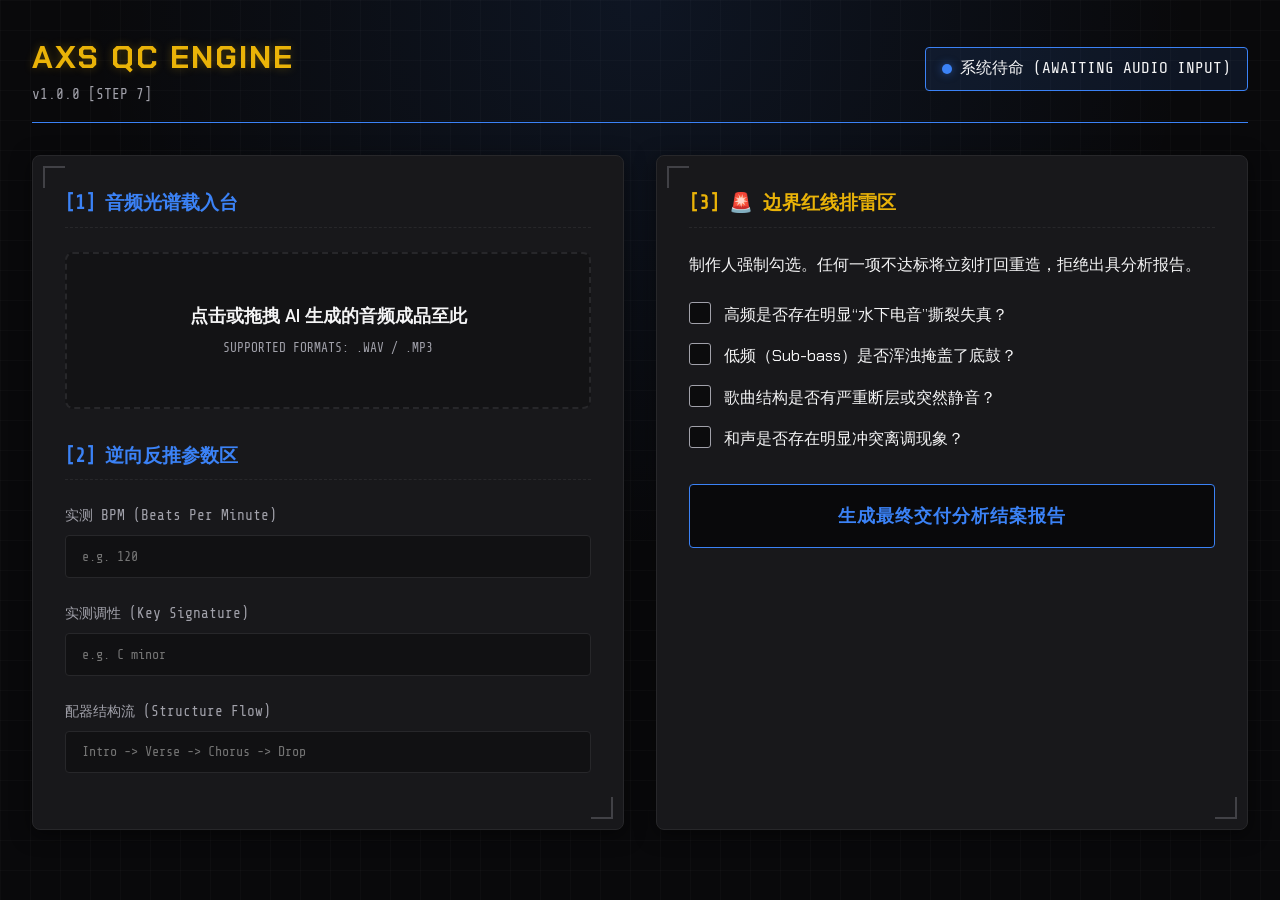
<file: AXS_Reverse_Engine/index.html>
<!DOCTYPE html>
<html lang="zh-CN">
<head>
    <meta charset="UTF-8">
    <meta name="viewport" content="width=device-width, initial-scale=1.0">
    <title>AXS MUSIC STUDIO | Step 7: 逆向解析质检引擎</title>
    <link href="https://fonts.googleapis.com/css2?family=Chakra+Petch:wght@400;600;700&family=Share+Tech+Mono&display=swap" rel="stylesheet">
    <link rel="stylesheet" href="css/style.css">
</head>
<body>
    <div class="dashboard-container">
        <!-- 头部信息 -->
        <header class="header">
            <div class="logo-area">
                <div class="logo">AXS QC ENGINE</div>
                <div class="version">v1.0.0 [STEP 7]</div>
            </div>
            <div class="status-indicator">
                <span class="dot blinking" id="system-status-dot"></span>
                <span class="status-text" id="system-status-text">系统待命 (AWAITING AUDIO INPUT)</span>
            </div>
        </header>

        <main class="grid-layout">
            <!-- 左侧：载入与参数分析 -->
            <section class="panel input-panel">
                <h2 class="panel-title">[1] 音频光谱载入台</h2>
                <div class="audio-loader">
                    <div class="upload-box" id="upload-box">
                        <p class="cyber-text">点击或拖拽 AI 生成的音频成品至此</p>
                        <p class="cyber-subtext">SUPPORTED FORMATS: .WAV / .MP3</p>
                        <input type="file" id="audio-upload" accept="audio/*" hidden>
                    </div>
                    <!-- 模拟播放器波形 -->
                    <div class="player-module hidden" id="player-module">
                        <audio id="audio-player" controls></audio>
                        <div class="fake-waveform"></div>
                    </div>
                </div>

                <h2 class="panel-title mt-4">[2] 逆向反推参数区</h2>
                <div class="form-group">
                    <label>实测 BPM (Beats Per Minute)</label>
                    <input type="number" id="bpm-input" placeholder="e.g. 120" class="cyber-input">
                </div>
                <div class="form-group">
                    <label>实测调性 (Key Signature)</label>
                    <input type="text" id="key-input" placeholder="e.g. C minor" class="cyber-input">
                </div>
                <div class="form-group">
                    <label>配器结构流 (Structure Flow)</label>
                    <input type="text" id="structure-input" placeholder="Intro -> Verse -> Chorus -> Drop" class="cyber-input">
                </div>
            </section>

            <!-- 右侧：雷区防线与报告生成 -->
            <section class="panel qc-panel">
                <h2 class="panel-title text-warning">[3] 🚨 边界红线排雷区</h2>
                <p class="panel-desc">制作人强制勾选。任何一项不达标将立刻打回重造，拒绝出具分析报告。</p>
                
                <div class="qc-checkboxes">
                    <label class="cyber-checkbox">
                        <input type="checkbox" class="qc-check">
                        <span class="checkmark"></span>
                        <span class="label-text">高频是否存在明显“水下电音”撕裂失真？</span>
                    </label>
                    <label class="cyber-checkbox">
                        <input type="checkbox" class="qc-check">
                        <span class="checkmark"></span>
                        <span class="label-text">低频（Sub-bass）是否浑浊掩盖了底鼓？</span>
                    </label>
                    <label class="cyber-checkbox">
                        <input type="checkbox" class="qc-check">
                        <span class="checkmark"></span>
                        <span class="label-text">歌曲结构是否有严重断层或突然静音？</span>
                    </label>
                    <label class="cyber-checkbox">
                        <input type="checkbox" class="qc-check">
                        <span class="checkmark"></span>
                        <span class="label-text">和声是否存在明显冲突离调现象？</span>
                    </label>
                </div>

                <!-- 拦截警告框 -->
                <div class="alert-box hidden" id="alert-box">
                    <h3>【致命警告】质量不达标</h3>
                    <p>检测到致命瑕疵！此成品已被拦截。发回 Step 5 重新生成！</p>
                </div>

                <div class="action-area">
                    <button class="cyber-btn" id="generate-btn">
                        <span class="btn-text">生成最终交付分析结案报告</span>
                        <span class="btn-glitch"></span>
                    </button>
                </div>

                <!-- 最终报告展示区 -->
                <div class="report-box hidden" id="report-box">
                    <h3 class="report-title">AXS 逆向测算结案报告</h3>
                    <div class="report-content" id="report-content"></div>
                </div>
            </section>
        </main>
    </div>

    <script src="js/app.js"></script>
</body>
</html>
</file>
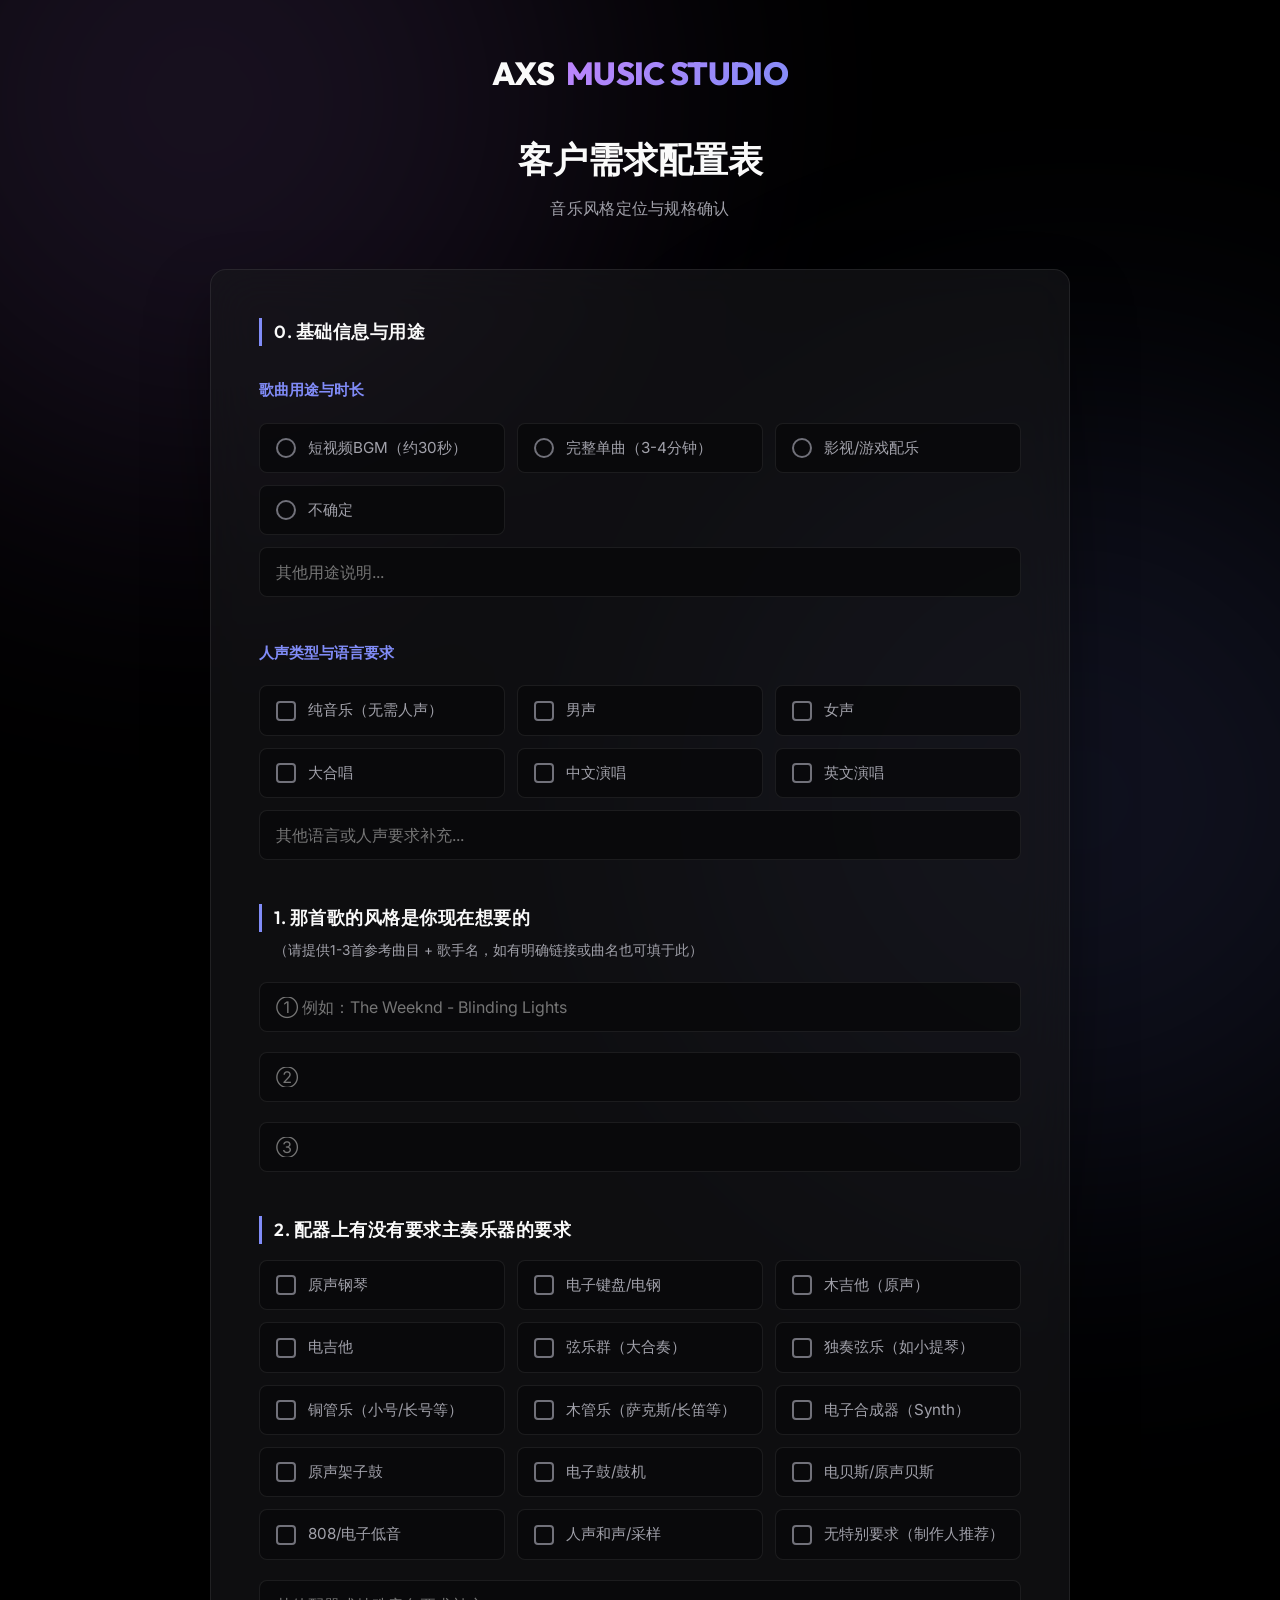
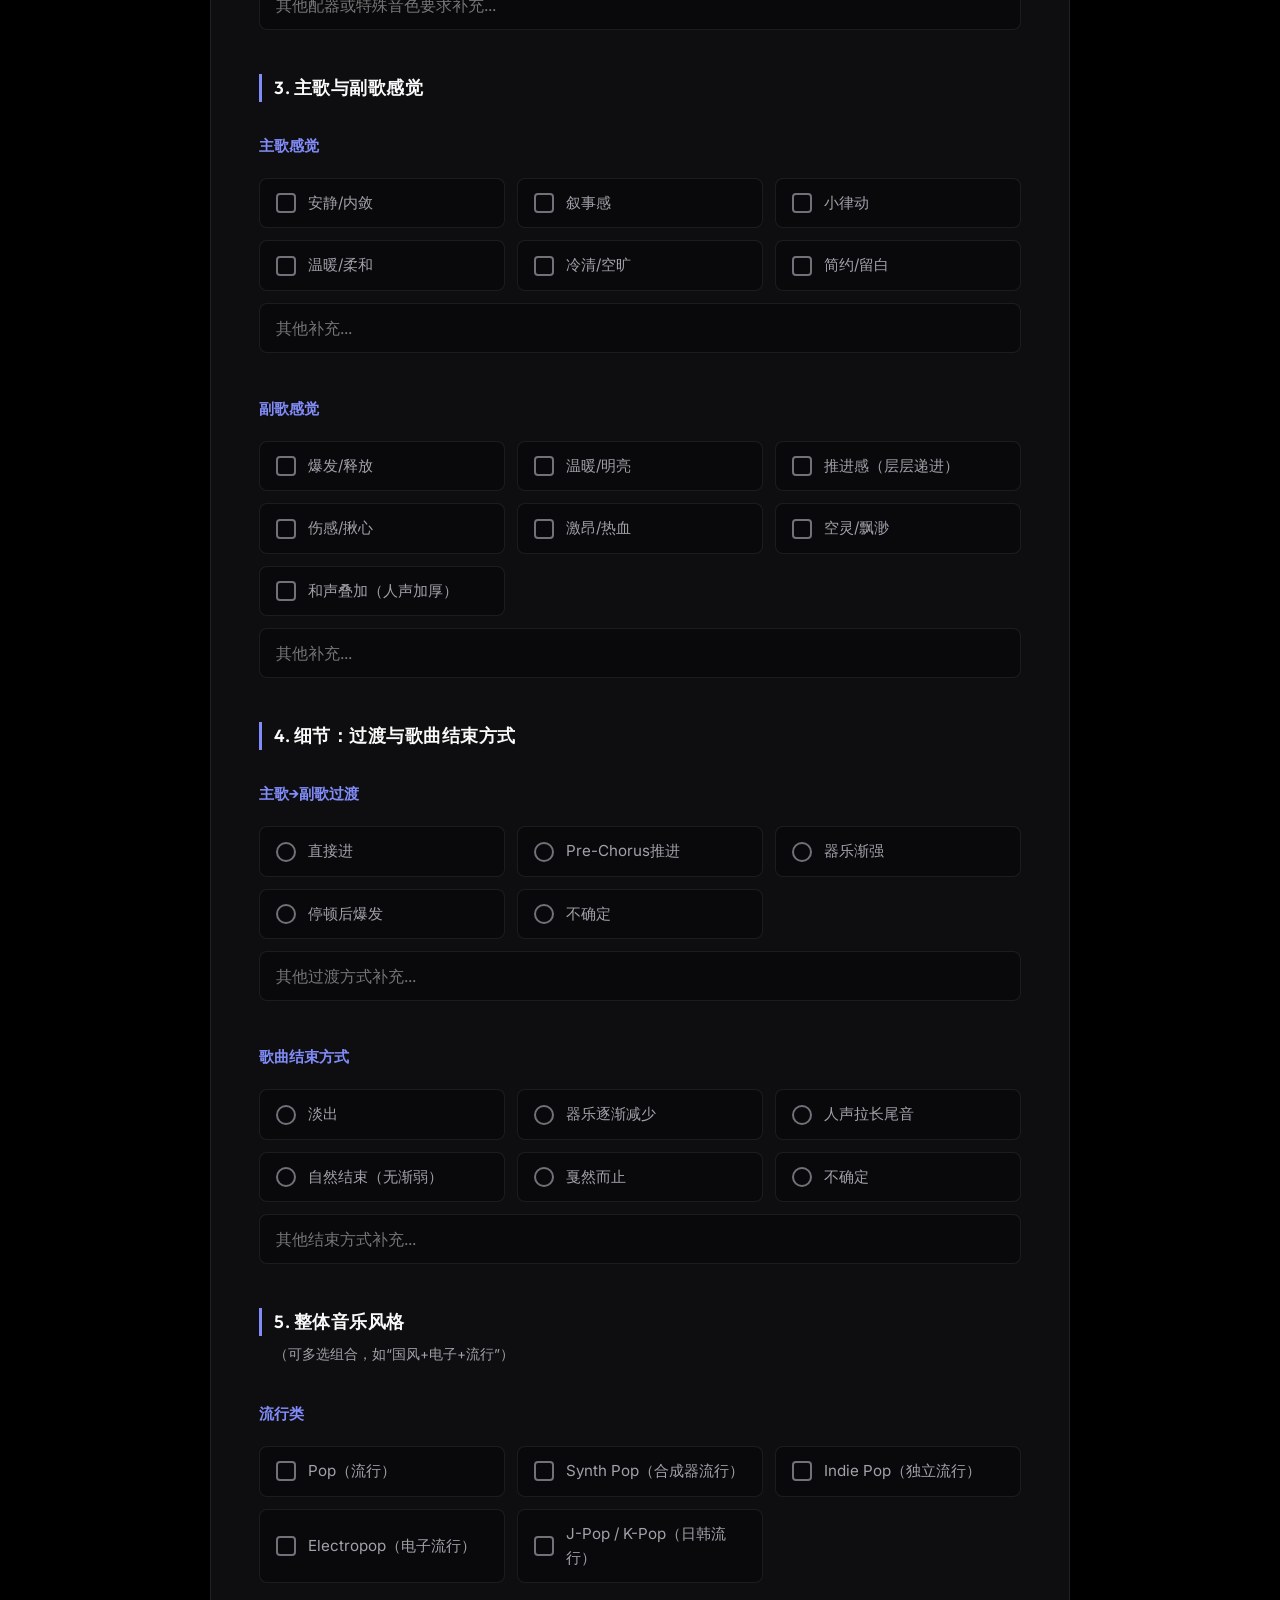
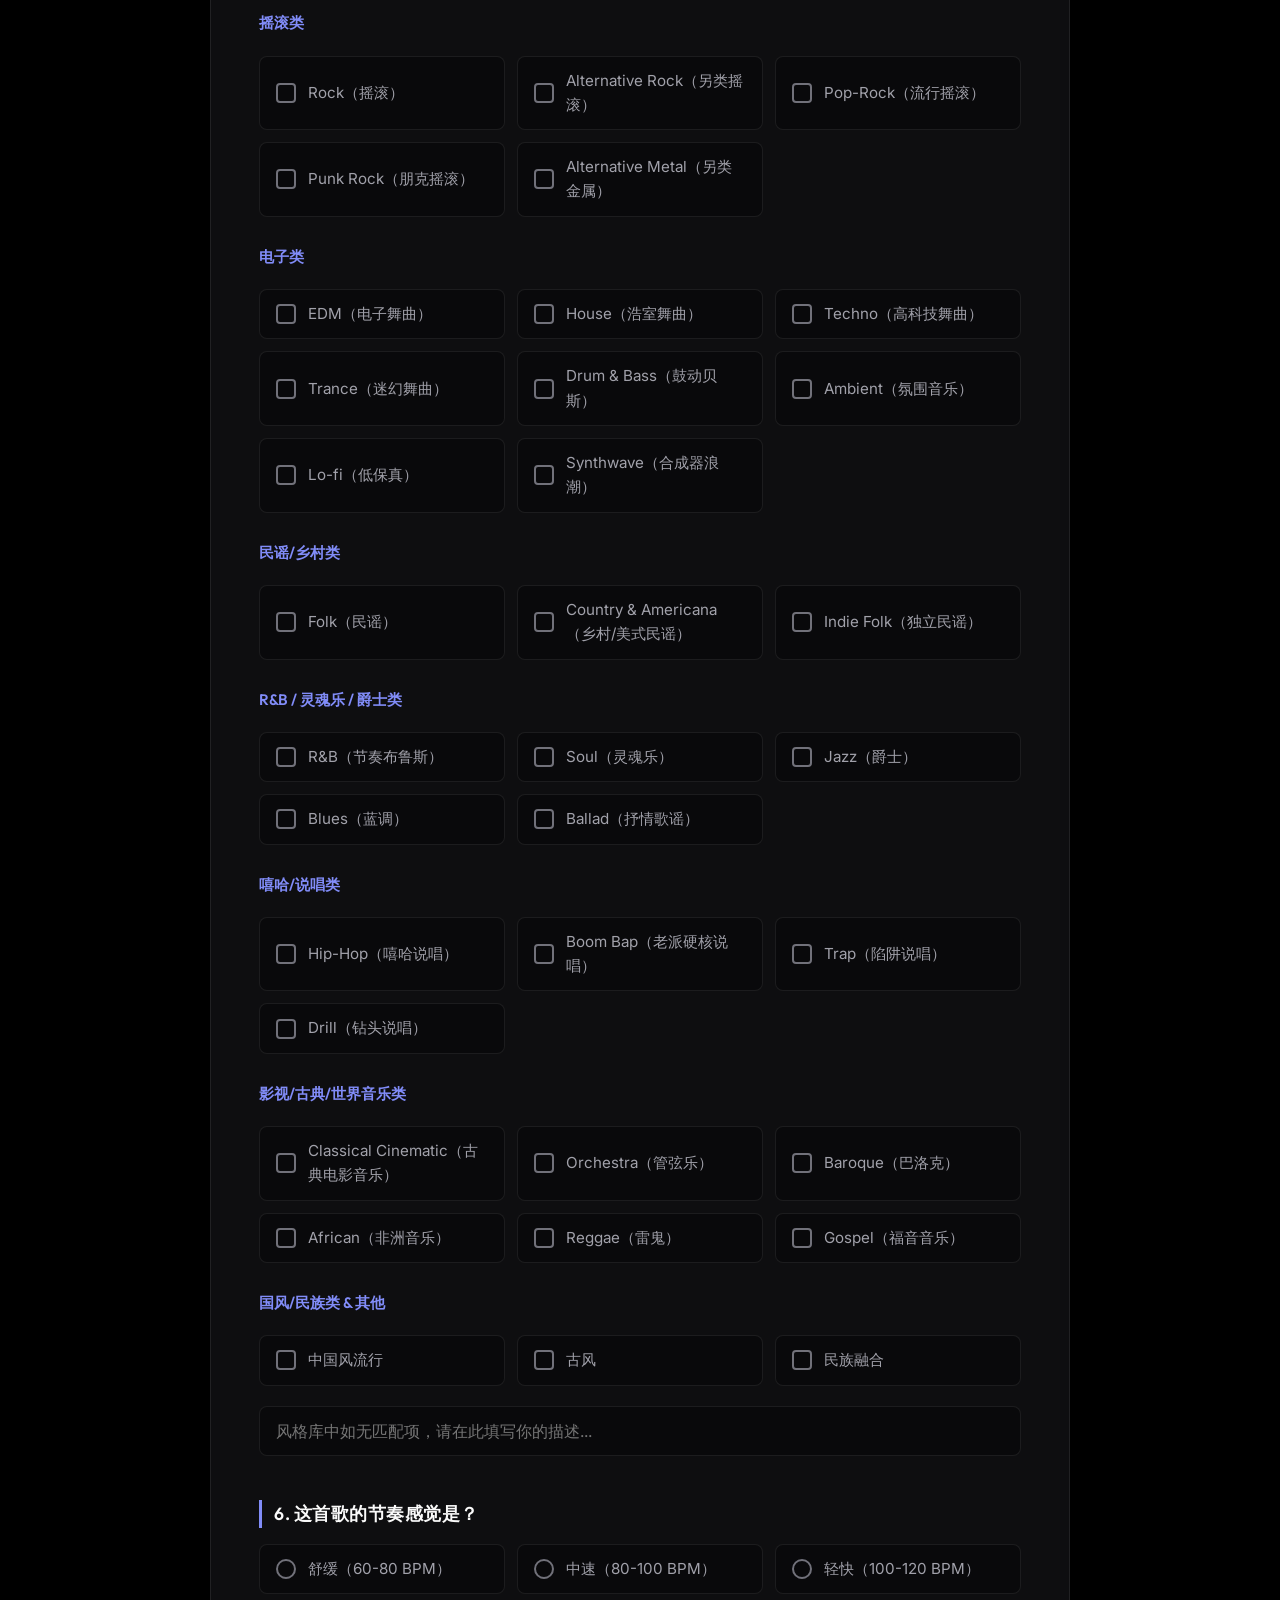
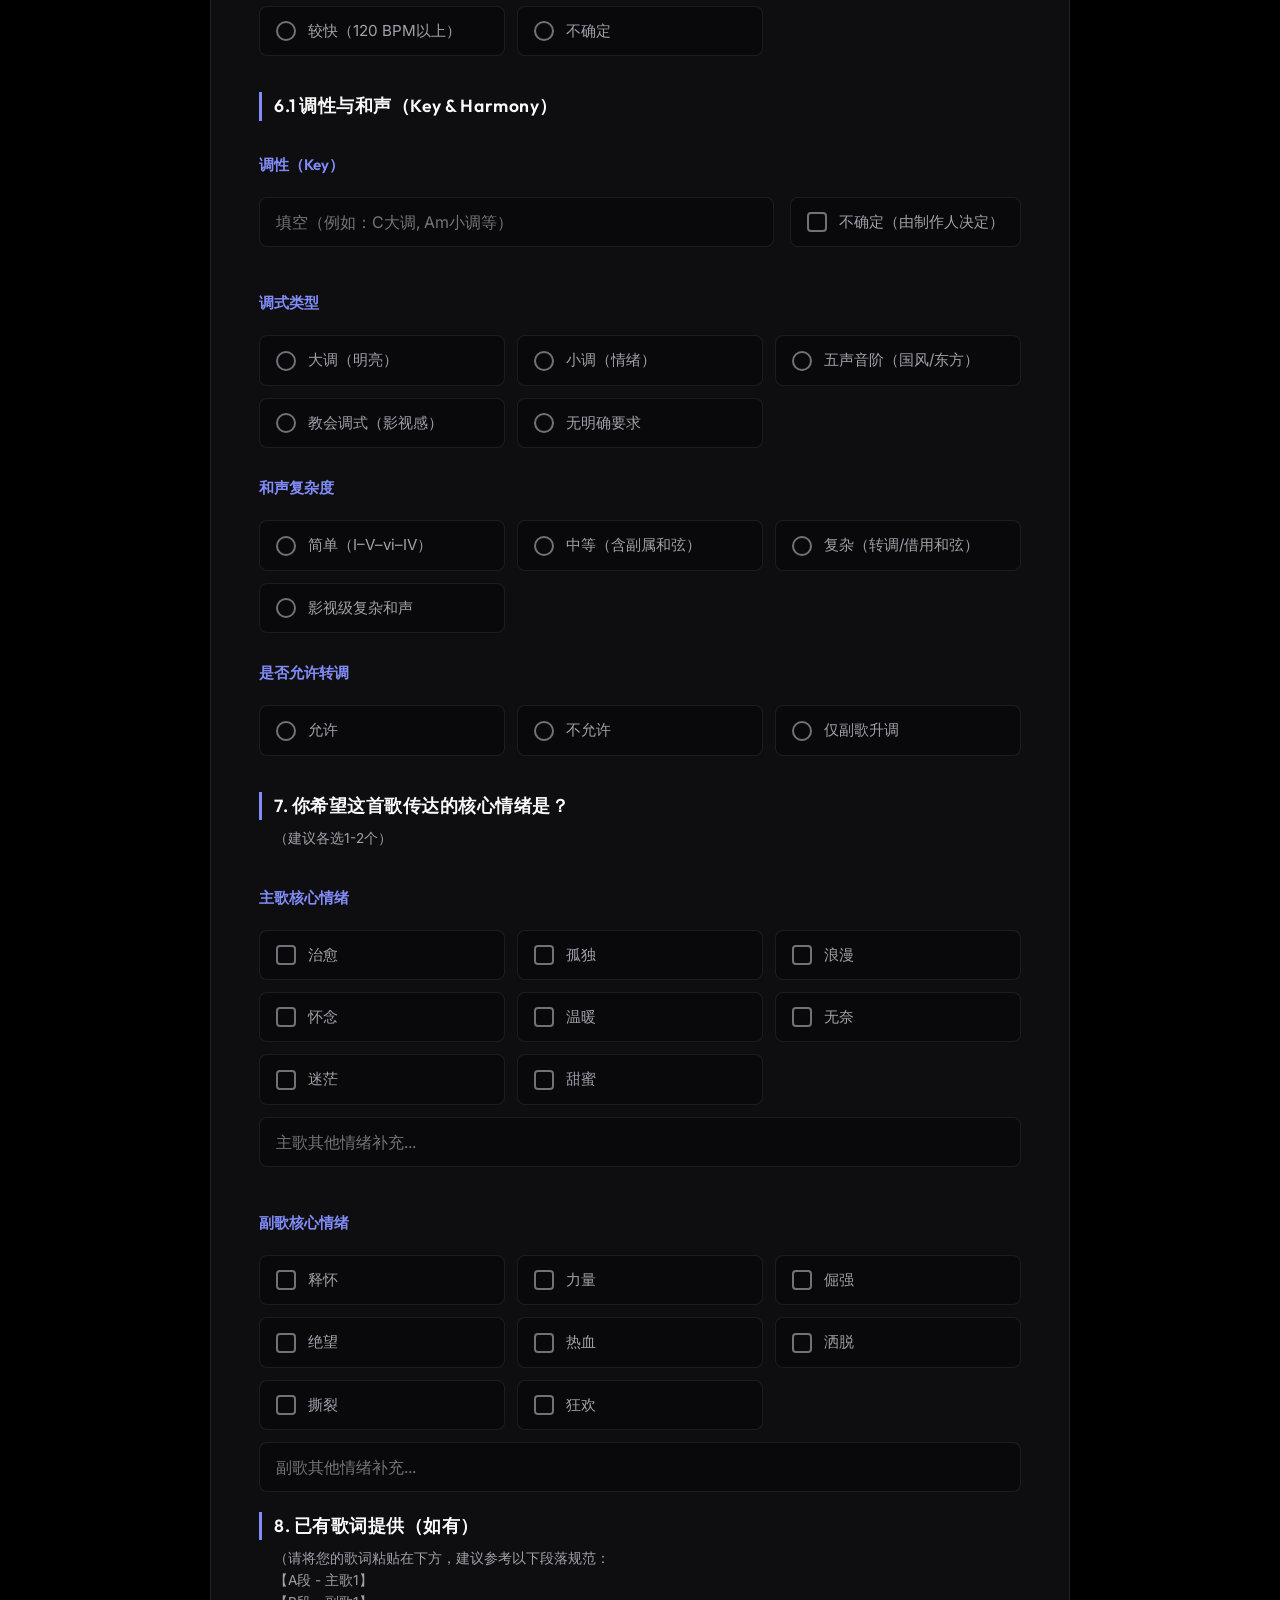
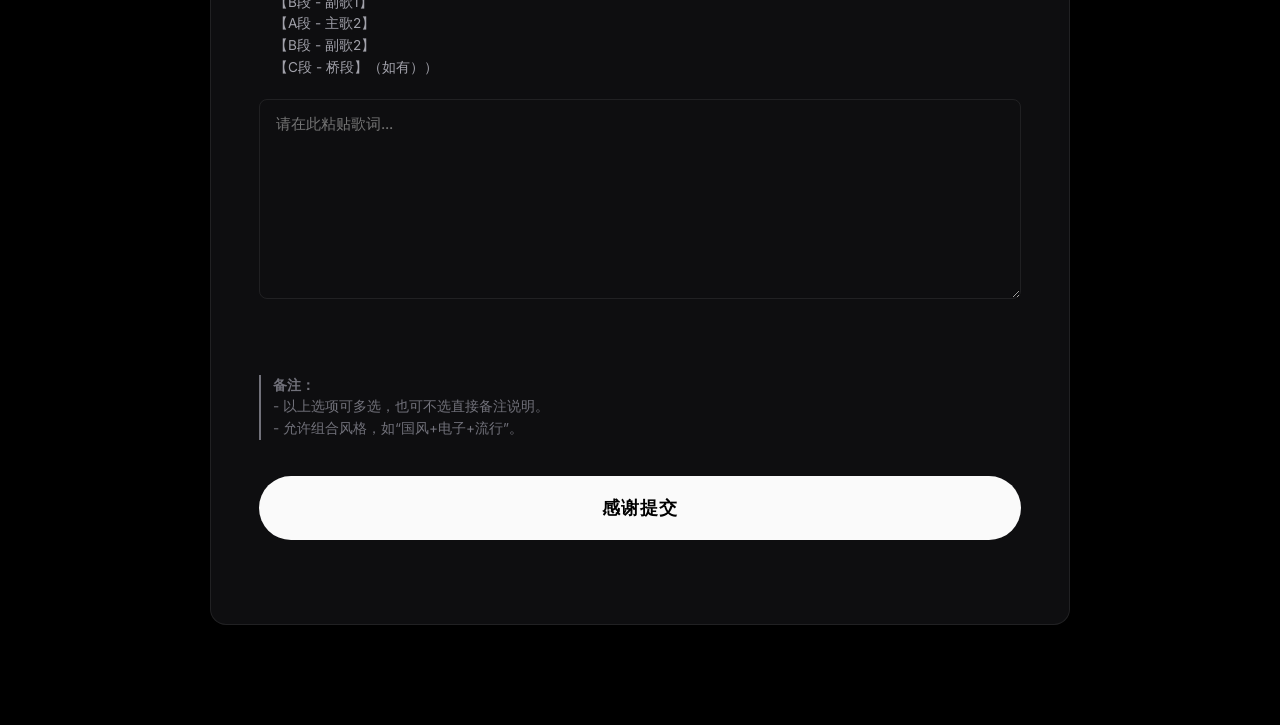
<file: 3_执行部/WebForms/axs客户需求表.html>
<!DOCTYPE html>
<html lang="zh-CN">
<head>
    <meta charset="UTF-8">
    <meta name="viewport" content="width=device-width, initial-scale=1.0">
    <title>AXS MUSIC STUDIO - 音乐风格定位问卷</title>
    <link rel="preconnect" href="https://fonts.googleapis.com">
    <link rel="preconnect" href="https://fonts.gstatic.com" crossorigin>
    <link href="https://fonts.googleapis.com/css2?family=Inter:wght@300;400;500;600&family=Outfit:wght@300;400;600;800&family=JetBrains+Mono:wght@400;500&display=swap" rel="stylesheet">
    <style>
        :root {
            /* AXS Cinematic Dark Theme Tokens */
            --canvas: #09090b;
            --canvas-deep: #000000;
            --surface-card: rgba(24, 24, 27, 0.6);
            --surface-input: rgba(9, 9, 11, 0.8);
            
            --accent: #818cf8;
            --accent-glow: rgba(129, 140, 248, 0.2);
            --accent-gradient: linear-gradient(135deg, #c084fc, #818cf8);
            
            --text-primary: #fafafa;
            --text-secondary: #a1a1aa;
            --text-muted: #71717a;
            
            --hairline: rgba(255, 255, 255, 0.08);
            --hairline-strong: rgba(255, 255, 255, 0.15);
            
            --radius-md: 8px;
            --radius-lg: 16px;
            --radius-pill: 9999px;
            
            --font-display: 'Outfit', sans-serif;
            --font-body: 'Inter', sans-serif;
            --font-mono: 'JetBrains Mono', monospace;
        }

        * { box-sizing: border-box; margin: 0; padding: 0; }

        body {
            background-color: var(--canvas-deep);
            color: var(--text-primary);
            font-family: var(--font-body);
            line-height: 1.6;
            min-height: 100vh;
            display: flex;
            flex-direction: column;
            align-items: center;
            position: relative;
            margin: 0;
            padding: 48px 20px 100px 20px;
            overflow-x: hidden;
        }

        /* 置顶特效 Logo */
        .top-logo {
            font-family: var(--font-display);
            font-size: 2rem;
            font-weight: 800;
            color: var(--text-primary);
            letter-spacing: -0.02em;
            display: flex;
            align-items: center;
            justify-content: center;
            gap: 12px;
            margin-bottom: 32px;
            cursor: default;
            position: relative;
            animation: subtle-glitch 5s infinite;
        }
        
        @keyframes subtle-glitch {
            0%, 90%, 100% { text-shadow: 0 0 0 rgba(0,255,255,0), 0 0 0 rgba(255,0,0,0); transform: translate(0, 0); }
            92% { text-shadow: 2px 0 0 rgba(0,255,255,0.7), -2px 0 0 rgba(255,0,0,0.7); transform: translate(-1px, 0); }
            95% { text-shadow: -2px 0 0 rgba(0,255,255,0.7), 2px 0 0 rgba(255,0,0,0.7); transform: translate(1px, 0); }
            98% { text-shadow: 2px 0 0 rgba(0,255,255,0.7), -2px 0 0 rgba(255,0,0,0.7); transform: translate(-1px, 0); }
        }

        .top-logo span {
            background: var(--accent-gradient);
            -webkit-background-clip: text;
            -webkit-text-fill-color: transparent;
        }

        /* 赛博极光背景氛围装饰 */
        body::before, body::after {
            content: '';
            position: fixed;
            width: 800px;
            height: 800px;
            border-radius: 50%;
            filter: blur(140px);
            z-index: 0;
            opacity: 0.12;
            pointer-events: none;
        }
        body::before {
            top: -300px; left: -200px;
            background: #c084fc;
        }
        body::after {
            bottom: -300px; right: -200px;
            background: #818cf8;
        }

        .container {
            width: 100%;
            max-width: 860px;
            position: relative;
            z-index: 10;
            display: flex;
            flex-direction: column;
        }

        .form-header {
            text-align: center;
            margin-bottom: 48px;
        }
        .form-header h2 {
            font-family: var(--font-display);
            font-size: 2.2rem;
            font-weight: 800;
            margin-bottom: 8px;
            color: var(--text-primary);
        }
        .form-header p {
            color: var(--text-secondary);
            font-size: 1rem;
            letter-spacing: 0.02em;
        }

        .glass-panel {
            background: var(--surface-card);
            backdrop-filter: blur(24px);
            -webkit-backdrop-filter: blur(24px);
            border: 1px solid var(--hairline);
            border-radius: var(--radius-lg);
            padding: 48px;
            box-shadow: 0 32px 64px rgba(0, 0, 0, 0.4);
        }

        .form-group {
            display: flex;
            flex-direction: column;
            gap: 12px;
            margin-bottom: 36px;
        }

        label.section-question {
            font-family: var(--font-display);
            font-size: 1.1rem;
            font-weight: 600;
            color: var(--text-primary);
            letter-spacing: 0.03em;
            display: block;
            border-left: 3px solid var(--accent);
            padding-left: 12px;
            margin-bottom: 4px;
        }
        
        .question-subtext {
            font-size: 0.85rem;
            color: var(--text-secondary);
            margin-left: 15px;
            margin-top: -8px;
            margin-bottom: 8px;
        }

        .sub-category {
            font-family: var(--font-display);
            font-size: 0.95rem;
            color: var(--accent);
            margin-top: 16px;
            margin-bottom: 8px;
            font-weight: 600;
        }

        input[type="text"] {
            background: var(--surface-input);
            border: 1px solid var(--hairline);
            color: var(--text-primary);
            font-family: var(--font-body);
            font-size: 1rem;
            padding: 14px 16px;
            border-radius: var(--radius-md);
            outline: none;
            transition: all 0.2s ease;
            width: 100%;
            margin-bottom: 8px;
        }
        input[type="text"]:focus {
            border-color: var(--accent);
            box-shadow: 0 0 0 3px var(--accent-glow);
            background: #000;
        }

        /* Checkbox & Radio Grid */
        .options-grid {
            display: grid;
            grid-template-columns: repeat(auto-fill, minmax(200px, 1fr));
            gap: 12px;
        }

        .option-label {
            display: flex;
            align-items: center;
            gap: 12px;
            background: var(--surface-input);
            padding: 12px 16px;
            border-radius: var(--radius-md);
            border: 1px solid var(--hairline);
            cursor: pointer;
            transition: all 0.2s ease;
            color: var(--text-secondary);
            font-size: 0.95rem;
            user-select: none;
        }
        .option-label:hover {
            border-color: var(--hairline-strong);
            background: rgba(255,255,255,0.05);
            color: var(--text-primary);
        }
        .option-label input[type="checkbox"],
        .option-label input[type="radio"] {
            appearance: none;
            width: 20px;
            height: 20px;
            border: 2px solid var(--text-muted);
            border-radius: 4px;
            background: transparent;
            cursor: pointer;
            position: relative;
            transition: all 0.2s ease;
            flex-shrink: 0;
        }
        .option-label input[type="radio"] {
            border-radius: 50%;
        }
        .option-label input:checked {
            border-color: var(--accent);
            background: var(--accent);
            box-shadow: 0 0 10px var(--accent-glow);
        }
        .option-label input[type="checkbox"]:checked::after {
            content: '✓';
            position: absolute;
            color: var(--canvas-deep);
            font-size: 14px;
            font-weight: 800;
            top: 50%; left: 50%;
            transform: translate(-50%, -50%);
        }
        .option-label input[type="radio"]:checked::after {
            content: '';
            position: absolute;
            width: 8px; height: 8px;
            background: var(--canvas-deep);
            border-radius: 50%;
            top: 50%; left: 50%;
            transform: translate(-50%, -50%);
        }
        /* 当选中时，label本身的样式变亮 */
        .option-label:has(input:checked) {
            border-color: var(--accent);
            background: rgba(129, 140, 248, 0.05);
            color: var(--text-primary);
            font-weight: 500;
        }

        .submit-btn {
            width: 100%;
            background: var(--text-primary);
            color: var(--canvas-deep);
            font-family: var(--font-display);
            font-size: 1.1rem;
            font-weight: 600;
            text-transform: uppercase;
            letter-spacing: 0.05em;
            padding: 20px;
            border: none;
            border-radius: var(--radius-pill);
            cursor: pointer;
            transition: all 0.3s ease;
            margin-top: 24px;
        }
        .submit-btn:hover {
            transform: translateY(-2px);
            box-shadow: 0 10px 20px rgba(255, 255, 255, 0.1);
        }

        .output-console {
            margin-top: 32px;
            background: var(--canvas-deep);
            border: 1px solid var(--hairline-strong);
            border-radius: var(--radius-md);
            overflow: hidden;
            display: none;
            opacity: 0;
            transform: translateY(10px);
            transition: all 0.4s cubic-bezier(0.16, 1, 0.3, 1);
        }
        .output-console.visible {
            display: block;
            opacity: 1;
            transform: translateY(0);
        }

        .console-header {
            background: rgba(255,255,255,0.02);
            border-bottom: 1px solid var(--hairline);
            padding: 12px 16px;
            display: flex;
            justify-content: space-between;
            align-items: center;
        }
        .console-title {
            font-family: var(--font-mono);
            font-size: 0.8rem;
            color: var(--text-secondary);
            display: flex;
            align-items: center;
            gap: 8px;
        }
        .console-title::before {
            content: '';
            display: inline-block;
            width: 8px; height: 8px;
            background: var(--accent);
            border-radius: 50%;
            box-shadow: 0 0 8px var(--accent);
        }
        
        .copy-btn {
            background: transparent;
            border: 1px solid var(--hairline-strong);
            color: var(--text-secondary);
            font-family: var(--font-mono);
            font-size: 0.75rem;
            padding: 6px 12px;
            border-radius: 4px;
            cursor: pointer;
            transition: all 0.2s ease;
        }
        .copy-btn:hover {
            background: var(--text-primary);
            color: var(--canvas-deep);
            border-color: var(--text-primary);
        }

        .console-code {
            padding: 24px;
            font-family: var(--font-mono);
            font-size: 0.9rem;
            color: var(--accent);
            line-height: 1.7;
            white-space: pre-wrap;
            word-wrap: break-word;
        }

        @media (max-width: 768px) {
            body { padding: 24px 16px 80px 16px; }
            .top-logo { font-size: 1.5rem; margin-bottom: 24px; }
            .options-grid { grid-template-columns: 1fr; }
            .form-header h2 { font-size: 2rem; }
            .glass-panel { padding: 24px 16px; }
        }
    </style>
</head>
<body>

    <div class="container">
        <!-- 置顶特效 Logo -->
        <div class="top-logo">AXS <span>MUSIC STUDIO</span></div>

        <header class="form-header">
            <h2>客户需求配置表</h2>
            <p>音乐风格定位与规格确认</p>
        </header>

        <form id="music-questionnaire" class="glass-panel">

            <!-- 0. 基础信息与用途 -->
            <div class="form-group">
                <label class="section-question">0. 基础信息与用途</label>
                
                <div class="sub-category">歌曲用途与时长</div>
                <div class="options-grid">
                    <label class="option-label"><input type="radio" name="usage" value="短视频BGM（约30秒）">短视频BGM（约30秒）</label>
                    <label class="option-label"><input type="radio" name="usage" value="完整流行单曲（3-4分钟）">完整单曲（3-4分钟）</label>
                    <label class="option-label"><input type="radio" name="usage" value="影视/游戏配乐">影视/游戏配乐</label>
                    <label class="option-label"><input type="radio" name="usage" value="不确定">不确定</label>
                </div>
                <input type="text" id="usage_other" placeholder="其他用途说明..." style="margin-bottom: 16px;">

                <div class="sub-category">人声类型与语言要求</div>
                <div class="options-grid">
                    <label class="option-label"><input type="checkbox" name="vocal_type" value="纯音乐（无需人声）">纯音乐（无需人声）</label>
                    <label class="option-label"><input type="checkbox" name="vocal_type" value="男声">男声</label>
                    <label class="option-label"><input type="checkbox" name="vocal_type" value="女声">女声</label>
                    <label class="option-label"><input type="checkbox" name="vocal_type" value="大合唱">大合唱</label>
                    <label class="option-label"><input type="checkbox" name="vocal_type" value="中文演唱">中文演唱</label>
                    <label class="option-label"><input type="checkbox" name="vocal_type" value="英文演唱">英文演唱</label>
                </div>
                <input type="text" id="vocal_other" placeholder="其他语言或人声要求补充...">
            </div>

            <!-- 1. 参考曲目 (想要的风格) -->
            <div class="form-group">
                <label class="section-question">1. 那首歌的风格是你现在想要的</label>
                <div class="question-subtext">（请提供1-3首参考曲目 + 歌手名，如有明确链接或曲名也可填于此）</div>
                <input type="text" id="ref_style_1" placeholder="① 例如：The Weeknd - Blinding Lights">
                <input type="text" id="ref_style_2" placeholder="②">
                <input type="text" id="ref_style_3" placeholder="③">
            </div>

            <!-- 2. 主奏乐器 -->
            <div class="form-group">
                <label class="section-question">2. 配器上有没有要求主奏乐器的要求</label>
                <div class="options-grid">
                    <label class="option-label"><input type="checkbox" name="instrument" value="原声钢琴">原声钢琴</label>
                    <label class="option-label"><input type="checkbox" name="instrument" value="电子键盘/电钢">电子键盘/电钢</label>
                    <label class="option-label"><input type="checkbox" name="instrument" value="木吉他（原声）">木吉他（原声）</label>
                    <label class="option-label"><input type="checkbox" name="instrument" value="电吉他">电吉他</label>
                    <label class="option-label"><input type="checkbox" name="instrument" value="弦乐群（大合奏）">弦乐群（大合奏）</label>
                    <label class="option-label"><input type="checkbox" name="instrument" value="独奏弦乐（如小提琴）">独奏弦乐（如小提琴）</label>
                    <label class="option-label"><input type="checkbox" name="instrument" value="铜管乐（小号/长号等）">铜管乐（小号/长号等）</label>
                    <label class="option-label"><input type="checkbox" name="instrument" value="木管乐（萨克斯/长笛等）">木管乐（萨克斯/长笛等）</label>
                    <label class="option-label"><input type="checkbox" name="instrument" value="电子合成器（Synth）">电子合成器（Synth）</label>
                    <label class="option-label"><input type="checkbox" name="instrument" value="原声架子鼓">原声架子鼓</label>
                    <label class="option-label"><input type="checkbox" name="instrument" value="电子鼓/鼓机">电子鼓/鼓机</label>
                    <label class="option-label"><input type="checkbox" name="instrument" value="电贝斯/原声贝斯">电贝斯/原声贝斯</label>
                    <label class="option-label"><input type="checkbox" name="instrument" value="808/电子低音">808/电子低音</label>
                    <label class="option-label"><input type="checkbox" name="instrument" value="人声和声/采样">人声和声/采样</label>
                    <label class="option-label"><input type="checkbox" name="instrument" value="无特别要求（制作人推荐）">无特别要求（制作人推荐）</label>
                </div>
                <input type="text" id="instrument_other" placeholder="其他配器或特殊音色要求补充..." style="margin-top: 8px;">
            </div>

            <!-- 3. 结构与段落处理 -->
            <div class="form-group">
                <label class="section-question">3. 主歌与副歌感觉</label>
                
                <div class="sub-category">主歌感觉</div>
                <div class="options-grid">
                    <label class="option-label"><input type="checkbox" name="verse_vibe" value="安静/内敛">安静/内敛</label>
                    <label class="option-label"><input type="checkbox" name="verse_vibe" value="叙事感">叙事感</label>
                    <label class="option-label"><input type="checkbox" name="verse_vibe" value="小律动">小律动</label>
                    <label class="option-label"><input type="checkbox" name="verse_vibe" value="温暖/柔和">温暖/柔和</label>
                    <label class="option-label"><input type="checkbox" name="verse_vibe" value="冷清/空旷">冷清/空旷</label>
                    <label class="option-label"><input type="checkbox" name="verse_vibe" value="简约/留白">简约/留白</label>
                </div>
                <input type="text" id="verse_other" placeholder="其他补充..." style="margin-bottom: 16px;">

                <div class="sub-category">副歌感觉</div>
                <div class="options-grid">
                    <label class="option-label"><input type="checkbox" name="chorus_vibe" value="爆发/释放">爆发/释放</label>
                    <label class="option-label"><input type="checkbox" name="chorus_vibe" value="温暖/明亮">温暖/明亮</label>
                    <label class="option-label"><input type="checkbox" name="chorus_vibe" value="推进感（层层递进）">推进感（层层递进）</label>
                    <label class="option-label"><input type="checkbox" name="chorus_vibe" value="伤感/揪心">伤感/揪心</label>
                    <label class="option-label"><input type="checkbox" name="chorus_vibe" value="激昂/热血">激昂/热血</label>
                    <label class="option-label"><input type="checkbox" name="chorus_vibe" value="空灵/飘渺">空灵/飘渺</label>
                    <label class="option-label"><input type="checkbox" name="chorus_vibe" value="和声叠加（人声加厚）">和声叠加（人声加厚）</label>
                </div>
                <input type="text" id="chorus_other" placeholder="其他补充...">
            </div>

            <!-- 4. 过渡与结束方式 -->
            <div class="form-group">
                <label class="section-question">4. 细节：过渡与歌曲结束方式</label>
                
                <div class="sub-category">主歌→副歌过渡</div>
                <div class="options-grid">
                    <label class="option-label"><input type="radio" name="transition_vibe" value="直接进">直接进</label>
                    <label class="option-label"><input type="radio" name="transition_vibe" value="Pre-Chorus推进">Pre-Chorus推进</label>
                    <label class="option-label"><input type="radio" name="transition_vibe" value="器乐渐强">器乐渐强</label>
                    <label class="option-label"><input type="radio" name="transition_vibe" value="停顿后爆发">停顿后爆发</label>
                    <label class="option-label"><input type="radio" name="transition_vibe" value="不确定">不确定</label>
                </div>
                <input type="text" id="transition_other" placeholder="其他过渡方式补充..." style="margin-bottom: 16px;">

                <div class="sub-category">歌曲结束方式</div>
                <div class="options-grid">
                    <label class="option-label"><input type="radio" name="ending_vibe" value="淡出">淡出</label>
                    <label class="option-label"><input type="radio" name="ending_vibe" value="器乐逐渐减少">器乐逐渐减少</label>
                    <label class="option-label"><input type="radio" name="ending_vibe" value="人声拉长尾音">人声拉长尾音</label>
                    <label class="option-label"><input type="radio" name="ending_vibe" value="自然结束（无渐弱）">自然结束（无渐弱）</label>
                    <label class="option-label"><input type="radio" name="ending_vibe" value="戛然而止">戛然而止</label>
                    <label class="option-label"><input type="radio" name="ending_vibe" value="不确定">不确定</label>
                </div>
                <input type="text" id="ending_other" placeholder="其他结束方式补充...">
            </div>



            <!-- 5. 整体音乐风格 -->
            <div class="form-group">
                <label class="section-question">5. 整体音乐风格</label>
                <div class="question-subtext">（可多选组合，如“国风+电子+流行”）</div>
                
                <div class="sub-category">流行类</div>
                <div class="options-grid">
                    <label class="option-label"><input type="checkbox" name="genre" value="Pop（流行）">Pop（流行）</label>
                    <label class="option-label"><input type="checkbox" name="genre" value="Synth Pop（合成器流行）">Synth Pop（合成器流行）</label>
                    <label class="option-label"><input type="checkbox" name="genre" value="Indie Pop（独立流行）">Indie Pop（独立流行）</label>
                    <label class="option-label"><input type="checkbox" name="genre" value="Electropop（电子流行）">Electropop（电子流行）</label>
                    <label class="option-label"><input type="checkbox" name="genre" value="J-Pop / K-Pop（日韩流行）">J-Pop / K-Pop（日韩流行）</label>
                </div>

                <div class="sub-category">摇滚类</div>
                <div class="options-grid">
                    <label class="option-label"><input type="checkbox" name="genre" value="Rock（摇滚）">Rock（摇滚）</label>
                    <label class="option-label"><input type="checkbox" name="genre" value="Alternative Rock（另类摇滚）">Alternative Rock（另类摇滚）</label>
                    <label class="option-label"><input type="checkbox" name="genre" value="Pop-Rock（流行摇滚）">Pop-Rock（流行摇滚）</label>
                    <label class="option-label"><input type="checkbox" name="genre" value="Punk Rock（朋克摇滚）">Punk Rock（朋克摇滚）</label>
                    <label class="option-label"><input type="checkbox" name="genre" value="Alternative Metal（另类金属）">Alternative Metal（另类金属）</label>
                </div>

                <div class="sub-category">电子类</div>
                <div class="options-grid">
                    <label class="option-label"><input type="checkbox" name="genre" value="EDM（电子舞曲）">EDM（电子舞曲）</label>
                    <label class="option-label"><input type="checkbox" name="genre" value="House（浩室舞曲）">House（浩室舞曲）</label>
                    <label class="option-label"><input type="checkbox" name="genre" value="Techno（高科技舞曲）">Techno（高科技舞曲）</label>
                    <label class="option-label"><input type="checkbox" name="genre" value="Trance（迷幻舞曲）">Trance（迷幻舞曲）</label>
                    <label class="option-label"><input type="checkbox" name="genre" value="Drum & Bass（鼓动贝斯）">Drum & Bass（鼓动贝斯）</label>
                    <label class="option-label"><input type="checkbox" name="genre" value="Ambient（氛围音乐）">Ambient（氛围音乐）</label>
                    <label class="option-label"><input type="checkbox" name="genre" value="Lo-fi（低保真）">Lo-fi（低保真）</label>
                    <label class="option-label"><input type="checkbox" name="genre" value="Synthwave（合成器浪潮）">Synthwave（合成器浪潮）</label>
                </div>

                <div class="sub-category">民谣/乡村类</div>
                <div class="options-grid">
                    <label class="option-label"><input type="checkbox" name="genre" value="Folk（民谣）">Folk（民谣）</label>
                    <label class="option-label"><input type="checkbox" name="genre" value="Country & Americana（乡村/美式民谣）">Country & Americana（乡村/美式民谣）</label>
                    <label class="option-label"><input type="checkbox" name="genre" value="Indie Folk（独立民谣）">Indie Folk（独立民谣）</label>
                </div>

                <div class="sub-category">R&B / 灵魂乐 / 爵士类</div>
                <div class="options-grid">
                    <label class="option-label"><input type="checkbox" name="genre" value="R&B（节奏布鲁斯）">R&B（节奏布鲁斯）</label>
                    <label class="option-label"><input type="checkbox" name="genre" value="Soul（灵魂乐）">Soul（灵魂乐）</label>
                    <label class="option-label"><input type="checkbox" name="genre" value="Jazz（爵士）">Jazz（爵士）</label>
                    <label class="option-label"><input type="checkbox" name="genre" value="Blues（蓝调）">Blues（蓝调）</label>
                    <label class="option-label"><input type="checkbox" name="genre" value="Ballad（抒情歌谣）">Ballad（抒情歌谣）</label>
                </div>

                <div class="sub-category">嘻哈/说唱类</div>
                <div class="options-grid">
                    <label class="option-label"><input type="checkbox" name="genre" value="Hip-Hop（嘻哈说唱）">Hip-Hop（嘻哈说唱）</label>
                    <label class="option-label"><input type="checkbox" name="genre" value="Boom Bap（老派硬核说唱）">Boom Bap（老派硬核说唱）</label>
                    <label class="option-label"><input type="checkbox" name="genre" value="Trap（陷阱说唱）">Trap（陷阱说唱）</label>
                    <label class="option-label"><input type="checkbox" name="genre" value="Drill（钻头说唱）">Drill（钻头说唱）</label>
                </div>

                <div class="sub-category">影视/古典/世界音乐类</div>
                <div class="options-grid">
                    <label class="option-label"><input type="checkbox" name="genre" value="Classical Cinematic（古典电影音乐）">Classical Cinematic（古典电影音乐）</label>
                    <label class="option-label"><input type="checkbox" name="genre" value="Orchestra（管弦乐）">Orchestra（管弦乐）</label>
                    <label class="option-label"><input type="checkbox" name="genre" value="Baroque（巴洛克）">Baroque（巴洛克）</label>
                    <label class="option-label"><input type="checkbox" name="genre" value="African（非洲音乐）">African（非洲音乐）</label>
                    <label class="option-label"><input type="checkbox" name="genre" value="Reggae（雷鬼）">Reggae（雷鬼）</label>
                    <label class="option-label"><input type="checkbox" name="genre" value="Gospel（福音音乐）">Gospel（福音音乐）</label>
                </div>

                <div class="sub-category">国风/民族类 & 其他</div>
                <div class="options-grid">
                    <label class="option-label"><input type="checkbox" name="genre" value="中国风流行">中国风流行</label>
                    <label class="option-label"><input type="checkbox" name="genre" value="古风">古风</label>
                    <label class="option-label"><input type="checkbox" name="genre" value="民族融合">民族融合</label>
                </div>
                <input type="text" id="genre_other" placeholder="风格库中如无匹配项，请在此填写你的描述..." style="margin-top: 8px;">
            </div>

            <!-- 6. 节奏感觉 -->
            <div class="form-group">
                <label class="section-question">6. 这首歌的节奏感觉是？</label>
                <div class="options-grid">
                    <label class="option-label"><input type="radio" name="tempo" value="舒缓（60-80 BPM）">舒缓（60-80 BPM）</label>
                    <label class="option-label"><input type="radio" name="tempo" value="中速（80-100 BPM）">中速（80-100 BPM）</label>
                    <label class="option-label"><input type="radio" name="tempo" value="轻快（100-120 BPM）">轻快（100-120 BPM）</label>
                    <label class="option-label"><input type="radio" name="tempo" value="较快（120 BPM以上）">较快（120 BPM以上）</label>
                    <label class="option-label"><input type="radio" name="tempo" value="不确定">不确定</label>
                </div>
            </div>

            <!-- 6.1 调性与和声 -->
            <div class="form-group">
                <label class="section-question">6.1 调性与和声（Key & Harmony）</label>
                
                <div class="sub-category">调性（Key）</div>
                <div style="display: flex; gap: 16px; align-items: center; margin-bottom: 16px; flex-wrap: wrap;">
                    <input type="text" id="key_input" placeholder="填空（例如：C大调, Am小调等）" style="flex: 1; min-width: 200px; margin-bottom: 0;">
                    <label class="option-label" style="margin-bottom: 0; white-space: nowrap;"><input type="checkbox" id="key_unknown" value="不确定（由制作人决定）">不确定（由制作人决定）</label>
                </div>

                <div class="sub-category">调式类型</div>
                <div class="options-grid">
                    <label class="option-label"><input type="radio" name="mode_type" value="大调（明亮）">大调（明亮）</label>
                    <label class="option-label"><input type="radio" name="mode_type" value="小调（情绪）">小调（情绪）</label>
                    <label class="option-label"><input type="radio" name="mode_type" value="五声音阶（国风/东方）">五声音阶（国风/东方）</label>
                    <label class="option-label"><input type="radio" name="mode_type" value="教会调式（影视感）">教会调式（影视感）</label>
                    <label class="option-label"><input type="radio" name="mode_type" value="无明确要求">无明确要求</label>
                </div>

                <div class="sub-category">和声复杂度</div>
                <div class="options-grid">
                    <label class="option-label"><input type="radio" name="harmony_complex" value="简单（I–V–vi–IV）">简单（I–V–vi–IV）</label>
                    <label class="option-label"><input type="radio" name="harmony_complex" value="中等（含副属和弦）">中等（含副属和弦）</label>
                    <label class="option-label"><input type="radio" name="harmony_complex" value="复杂（转调/借用和弦）">复杂（转调/借用和弦）</label>
                    <label class="option-label"><input type="radio" name="harmony_complex" value="影视级复杂和声">影视级复杂和声</label>
                </div>

                <div class="sub-category">是否允许转调</div>
                <div class="options-grid">
                    <label class="option-label"><input type="radio" name="modulation" value="允许">允许</label>
                    <label class="option-label"><input type="radio" name="modulation" value="不允许">不允许</label>
                    <label class="option-label"><input type="radio" name="modulation" value="仅副歌升调">仅副歌升调</label>
                </div>
            </div>

            <!-- 7. 核心情绪 -->
            <div class="form-group">
                <label class="section-question">7. 你希望这首歌传达的核心情绪是？</label>
                <div class="question-subtext">（建议各选1-2个）</div>
                
                <div class="sub-category">主歌核心情绪</div>
                <div class="options-grid">
                    <label class="option-label"><input type="checkbox" name="verse_emotion" value="治愈">治愈</label>
                    <label class="option-label"><input type="checkbox" name="verse_emotion" value="孤独">孤独</label>
                    <label class="option-label"><input type="checkbox" name="verse_emotion" value="浪漫">浪漫</label>
                    <label class="option-label"><input type="checkbox" name="verse_emotion" value="怀念">怀念</label>
                    <label class="option-label"><input type="checkbox" name="verse_emotion" value="温暖">温暖</label>
                    <label class="option-label"><input type="checkbox" name="verse_emotion" value="无奈">无奈</label>
                    <label class="option-label"><input type="checkbox" name="verse_emotion" value="迷茫">迷茫</label>
                    <label class="option-label"><input type="checkbox" name="verse_emotion" value="甜蜜">甜蜜</label>
                </div>
                <input type="text" id="verse_emotion_other" placeholder="主歌其他情绪补充..." style="margin-bottom: 16px;">

                <div class="sub-category">副歌核心情绪</div>
                <div class="options-grid">
                    <label class="option-label"><input type="checkbox" name="chorus_emotion" value="释怀">释怀</label>
                    <label class="option-label"><input type="checkbox" name="chorus_emotion" value="力量">力量</label>
                    <label class="option-label"><input type="checkbox" name="chorus_emotion" value="倔强">倔强</label>
                    <label class="option-label"><input type="checkbox" name="chorus_emotion" value="绝望">绝望</label>
                    <label class="option-label"><input type="checkbox" name="chorus_emotion" value="热血">热血</label>
                    <label class="option-label"><input type="checkbox" name="chorus_emotion" value="洒脱">洒脱</label>
                    <label class="option-label"><input type="checkbox" name="chorus_emotion" value="撕裂">撕裂</label>
                    <label class="option-label"><input type="checkbox" name="chorus_emotion" value="狂欢">狂欢</label>
                </div>
                <input type="text" id="chorus_emotion_other" placeholder="副歌其他情绪补充...">
            
            <!-- 8. 提供歌词 -->
            <div class="form-group">
                <label class="section-question">8. 已有歌词提供（如有）</label>
                <div class="question-subtext">
                    （请将您的歌词粘贴在下方，建议参考以下段落规范：<br>
                    【A段 - 主歌1】<br>
                    【B段 - 副歌1】<br>
                    【A段 - 主歌2】<br>
                    【B段 - 副歌2】<br>
                    【C段 - 桥段】（如有））
                </div>
                <textarea id="lyrics_full" placeholder="请在此粘贴歌词..." style="width: 100%; background: var(--surface-light); border: 1px solid var(--hairline); color: var(--text-primary); padding: 12px 16px; border-radius: 8px; margin-bottom: 12px; font-family: inherit; font-size: 0.95rem; resize: vertical; min-height: 200px; line-height: 1.6;"></textarea>
            </div>



            <!-- 备注说明文字 -->
            <div style="font-size: 0.85rem; color: var(--text-muted); margin-top: 16px; border-left: 2px solid var(--text-muted); padding-left: 12px;">
                <strong>备注：</strong><br>
                - 以上选项可多选，也可不选直接备注说明。<br>
                - 允许组合风格，如“国风+电子+流行”。
            </div>

            <!-- 输出区域 -->
            <button type="button" class="submit-btn" onclick="submitForm()">感谢提交</button>
            
            <div class="output-console" id="console">
                <div class="console-header">
                    <div class="console-title">REQUIREMENT_DATA.md</div>
                    <button type="button" class="copy-btn" onclick="copyToClipboard()">COPY DATA</button>
                </div>
                <div class="console-code" id="codeOutput"></div>
            </div>
            
        </form>
    </div>

    <script>
        function getCheckedValues(name) {
            return Array.from(document.querySelectorAll(`input[name="${name}"]:checked`)).map(el => el.value);
        }

        function submitForm() {
            // 0. 基础设定
            const usageRadio = document.querySelector('input[name="usage"]:checked');
            let usageStr = usageRadio ? usageRadio.value : '未提供';
            const usageOther = document.getElementById('usage_other').value;
            if (usageOther) usageStr = usageOther;

            let vocals = getCheckedValues('vocal_type');
            const vocalOther = document.getElementById('vocal_other').value;
            if (vocalOther) vocals.push(vocalOther);
            const vocalStr = vocals.length > 0 ? vocals.join(', ') : '未提供';

            // 1. 想要的风格参考
            const refStyle1 = document.getElementById('ref_style_1').value;
            const refStyle2 = document.getElementById('ref_style_2').value;
            const refStyle3 = document.getElementById('ref_style_3').value;
            const refStyles = [refStyle1, refStyle2, refStyle3].filter(Boolean).join(' / ') || '未提供';

            // 2. 主奏乐器
            let instruments = getCheckedValues('instrument');
            const instOther = document.getElementById('instrument_other').value;
            if (instOther) instruments.push(instOther);
            const instrumentsStr = instruments.length > 0 ? instruments.join(', ') : '未提供';

            // 3. 主歌感觉
            let verseVibe = getCheckedValues('verse_vibe');
            const verseOther = document.getElementById('verse_other').value;
            if (verseOther) verseVibe.push(verseOther);
            const verseStr = verseVibe.length > 0 ? verseVibe.join(', ') : '未提供';

            // 副歌感觉
            let chorusVibe = getCheckedValues('chorus_vibe');
            const chorusOther = document.getElementById('chorus_other').value;
            if (chorusOther) chorusVibe.push(chorusOther);
            const chorusStr = chorusVibe.length > 0 ? chorusVibe.join(', ') : '未提供';

            // 4. 过渡与结束方式
            const transitionRadio = document.querySelector('input[name="transition_vibe"]:checked');
            let transitionStr = transitionRadio ? transitionRadio.value : '未提供';
            const transitionOther = document.getElementById('transition_other').value;
            if (transitionOther) transitionStr = transitionOther;

            const endingRadio = document.querySelector('input[name="ending_vibe"]:checked');
            let endingStr = endingRadio ? endingRadio.value : '未提供';
            const endingOther = document.getElementById('ending_other').value;
            if (endingOther) endingStr = endingOther;

            // 5. 整体音乐风格
            let genres = getCheckedValues('genre');
            const genreOther = document.getElementById('genre_other').value;
            if (genreOther) genres.push(genreOther);
            const genreStr = genres.length > 0 ? genres.join(' + ') : '未提供';

            // 6. 节奏感觉
            const tempoRadio = document.querySelector('input[name="tempo"]:checked');
            const tempoStr = tempoRadio ? tempoRadio.value : '未提供';

            // 6.1 调性与和声
            const keyUnknown = document.getElementById('key_unknown').checked;
            const keyInput = document.getElementById('key_input').value.trim();
            const keyStr = keyUnknown ? '不确定（由制作人决定）' : (keyInput || '未提供');

            const modeRadio = document.querySelector('input[name="mode_type"]:checked');
            const modeStr = modeRadio ? modeRadio.value : '未提供';

            const harmonyRadio = document.querySelector('input[name="harmony_complex"]:checked');
            const harmonyStr = harmonyRadio ? harmonyRadio.value : '未提供';

            const modulationRadio = document.querySelector('input[name="modulation"]:checked');
            const modulationStr = modulationRadio ? modulationRadio.value : '未提供';

            // 7. 核心情绪
            let verseEmotions = getCheckedValues('verse_emotion');
            const verseEmoOther = document.getElementById('verse_emotion_other').value;
            if (verseEmoOther) verseEmotions.push(verseEmoOther);
            const verseEmotionStr = verseEmotions.length > 0 ? verseEmotions.join(', ') : '未提供';

            let chorusEmotions = getCheckedValues('chorus_emotion');
            const chorusEmoOther = document.getElementById('chorus_emotion_other').value;
            if (chorusEmoOther) chorusEmotions.push(chorusEmoOther);
            const chorusEmotionStr = chorusEmotions.length > 0 ? chorusEmotions.join(', ') : '未提供';

            // 8. 提供的歌词
            const lyricsFull = document.getElementById('lyrics_full').value.trim();
            let lyricsStr = '';
            if (lyricsFull) {
                lyricsStr = `\n   ${lyricsFull.replace(/\\n/g, '\\n   ')}\n`;
            } else {
                lyricsStr = '- 未提供';
            }



            const template = `【客户需求参数卡 - 音乐风格定位问卷】

0. 基础设定：
   - [用途与时长]：${usageStr}
   - [人声与语言]：${vocalStr}

1. 目标风格参考：
   - ${refStyles}

2. 主奏乐器及配器要求：
   - ${instrumentsStr}

3. 结构与情绪起伏：
   - [主歌感觉]：${verseStr}
   - [副歌感觉]：${chorusStr}
   - [主副歌过渡]：${transitionStr}
   - [歌曲结束方式]：${endingStr}

4. 整体音乐风格：
   - ${genreStr}

5. 节奏及速度 (BPM)：
   - ${tempoStr}

6.1 调性与和声（Key & Harmony）：
   - [调性]：${keyStr}
   - [调式类型]：${modeStr}
   - [和声复杂度]：${harmonyStr}
   - [转调]：${modulationStr}

6. 核心情绪传达：
   - [主歌情绪]：${verseEmotionStr}
   - [副歌情绪]：${chorusEmotionStr}

7. 歌词文本：
   ${lyricsStr}

---
8. 最终交付规格要求 (多模型矩阵)：
   - 基于以上核心音乐参数，本次制作必须采用多模型组合生成方式。
   - 【数量与模型分配】：共计需产出 10 首 Demo。其中主力模型 Suno 产出 4 首；Udio 产出 3 首；Mureka 产出 3 首。

---
(请一键复制此参数卡，发送给您的专属提示词架构师或其他专家库进行深度执行)`;

            document.getElementById('codeOutput').innerText = template;
            const consoleEl = document.getElementById('console');
            consoleEl.style.display = 'block';
            
            // Trigger reflow for animation
            void consoleEl.offsetWidth;
            consoleEl.classList.add('visible');
            
            // Scroll to bottom softly
            setTimeout(() => {
                consoleEl.scrollIntoView({ behavior: 'smooth', block: 'nearest' });
            }, 100);
        }

        function copyToClipboard() {
            const text = document.getElementById('codeOutput').innerText;
            navigator.clipboard.writeText(text).then(() => {
                const btn = document.querySelector('.copy-btn');
                const originalText = btn.innerText;
                btn.innerText = 'COPIED!';
                btn.style.color = 'var(--accent)';
                btn.style.borderColor = 'var(--accent)';
                
                setTimeout(() => {
                    btn.innerText = originalText;
                    btn.style.color = 'var(--text-secondary)';
                    btn.style.borderColor = 'var(--hairline-strong)';
                }, 2000);
            });
        }
    </script>
</body>
</html>
</file>
<file: AXS_Demand_WebForm/css/style.css>
:root {
    /* Spotify Dark Immersive Tokens */
    --base: #121212;
    --surface-dark: #181818;
    --surface-light: #1f1f1f;
    --surface-elevated: #282828;
    --surface-active: #333333;
    
    --accent: #1ed760;
    --accent-hover: #1fdf64;
    --accent-active: #169c46;
    
    --text-primary: #ffffff;
    --text-secondary: #b3b3b3;
    --text-muted: #7c7c7c;
    
    --hairline: #272727;
    --hairline-strong: #4d4d4d;
    
    --radius-sm: 4px;
    --radius-md: 8px;
    --radius-pill: 9999px;
    --radius-circle: 50%;
    
    --shadow-heavy: rgba(0,0,0,0.5) 0px 8px 24px;
    --shadow-medium: rgba(0,0,0,0.3) 0px 8px 8px;
    
    --font-display: 'Outfit', sans-serif;
    --font-body: 'Inter', sans-serif;
}

* { box-sizing: border-box; margin: 0; padding: 0; }

body {
    background-color: var(--base);
    color: var(--text-primary);
    font-family: var(--font-body);
    line-height: 1.5;
    min-height: 100vh;
    display: flex;
    flex-direction: column;
    align-items: center;
    position: relative;
    margin: 0;
    padding: 48px 20px 100px 20px;
    overflow-x: hidden;
}

.container {
    width: 100%;
    max-width: 860px;
    position: relative;
    z-index: 10;
    display: flex;
    flex-direction: column;
}

/* Logo & Header */
.top-logo {
    font-family: var(--font-display);
    font-size: 2.2rem;
    font-weight: 800;
    color: var(--text-primary);
    letter-spacing: -0.02em;
    display: flex;
    align-items: center;
    justify-content: center;
    gap: 12px;
    margin-bottom: 24px;
    cursor: default;
}
.top-logo span {
    color: var(--text-secondary);
    font-weight: 600;
}

.form-header {
    text-align: center;
    margin-bottom: 56px;
}
.form-header h2 {
    font-family: var(--font-display);
    font-size: 2.5rem;
    font-weight: 800;
    letter-spacing: -0.02em;
    margin-bottom: 12px;
    color: var(--text-primary);
}
.form-header p {
    color: var(--text-secondary);
    font-size: 1rem;
    font-weight: 400;
}

/* Form Panel */
.glass-panel {
    background: var(--surface-dark);
    border-radius: var(--radius-md);
    padding: 48px;
    /* No border, pure shadow separation */
    box-shadow: var(--shadow-heavy);
}

.form-group {
    display: flex;
    flex-direction: column;
    gap: 12px;
    margin-bottom: 40px;
}

label.section-question {
    font-family: var(--font-display);
    font-size: 1.5rem;
    font-weight: 700;
    color: var(--text-primary);
    letter-spacing: -0.01em;
    display: block;
    margin-bottom: 4px;
}

.question-subtext {
    font-size: 0.9rem;
    color: var(--text-secondary);
    margin-bottom: 16px;
}

.sub-category {
    font-family: var(--font-body);
    font-size: 1rem;
    color: var(--text-primary);
    margin-top: 16px;
    margin-bottom: 8px;
    font-weight: 600;
}

/* Inputs */
input[type="text"], textarea {
    background: var(--surface-light);
    border: 1px solid var(--hairline-strong);
    color: var(--text-primary);
    font-family: var(--font-body);
    font-size: 1rem;
    padding: 14px 16px;
    border-radius: var(--radius-sm);
    outline: none;
    transition: all 0.2s ease;
    width: 100%;
    margin-bottom: 8px;
}
input[type="text"]:focus, textarea:focus {
    border-color: var(--text-secondary);
    background: var(--surface-elevated);
}
input::placeholder, textarea::placeholder {
    color: var(--text-muted);
}

/* Checkbox & Radio Grid */
.options-grid {
    display: grid;
    grid-template-columns: repeat(auto-fill, minmax(200px, 1fr));
    gap: 12px;
}

.option-label {
    display: flex;
    align-items: center;
    gap: 12px;
    background: var(--surface-light);
    padding: 12px 16px;
    border-radius: var(--radius-md);
    cursor: pointer;
    transition: all 0.2s ease;
    color: var(--text-secondary);
    font-size: 0.95rem;
    font-weight: 500;
    user-select: none;
}
.option-label:hover {
    background: var(--surface-elevated);
    color: var(--text-primary);
}
.option-label input[type="checkbox"],
.option-label input[type="radio"] {
    appearance: none;
    width: 18px;
    height: 18px;
    border: 1px solid var(--text-muted);
    border-radius: 3px;
    background: transparent;
    cursor: pointer;
    position: relative;
    transition: all 0.2s ease;
    flex-shrink: 0;
}
.option-label input[type="radio"] {
    border-radius: 50%;
}
.option-label input:checked {
    background: var(--accent);
    border-color: var(--accent);
}
.option-label input[type="checkbox"]:checked::after {
    content: '';
    position: absolute;
    width: 4px;
    height: 9px;
    border: solid var(--base);
    border-width: 0 2px 2px 0;
    top: 2px;
    left: 5px;
    transform: rotate(45deg);
}
.option-label input[type="radio"]:checked::after {
    content: '';
    position: absolute;
    width: 6px; height: 6px;
    background: var(--base);
    border-radius: 50%;
    top: 50%; left: 50%;
    transform: translate(-50%, -50%);
}
.option-label:has(input:checked) {
    background: var(--surface-active);
    color: var(--text-primary);
}

/* Submit Button */
.submit-btn {
    width: 100%;
    background: var(--accent);
    color: var(--base);
    font-family: var(--font-body);
    font-size: 0.88rem;
    font-weight: 700;
    text-transform: uppercase;
    letter-spacing: 1.5px;
    padding: 18px 24px;
    border: none;
    border-radius: var(--radius-pill);
    cursor: pointer;
    transition: all 0.2s ease;
    margin-top: 24px;
}
.submit-btn:hover {
    background: var(--accent-hover);
    transform: scale(1.02);
}
.submit-btn:active {
    background: var(--accent-active);
    transform: scale(0.98);
}

/* Console Output */
.output-console {
    margin-top: 48px;
    background: var(--surface-light);
    border-radius: var(--radius-md);
    overflow: hidden;
    display: none;
    opacity: 0;
    transform: translateY(10px);
    transition: all 0.3s ease;
    box-shadow: var(--shadow-heavy);
}
.output-console.visible {
    display: block;
    opacity: 1;
    transform: translateY(0);
}

.console-header {
    background: var(--surface-elevated);
    border-bottom: 1px solid var(--hairline);
    padding: 16px 24px;
    display: flex;
    justify-content: space-between;
    align-items: center;
}
.console-title {
    font-family: var(--font-body);
    font-size: 0.88rem;
    font-weight: 600;
    color: var(--text-primary);
    text-transform: uppercase;
    letter-spacing: 1px;
}
.copy-btn {
    background: transparent;
    border: 1px solid var(--hairline-strong);
    color: var(--text-secondary);
    font-family: var(--font-body);
    font-size: 0.75rem;
    font-weight: 700;
    text-transform: uppercase;
    letter-spacing: 1px;
    padding: 8px 16px;
    border-radius: var(--radius-pill);
    cursor: pointer;
    transition: all 0.2s ease;
}
.copy-btn:hover {
    color: var(--text-primary);
    border-color: var(--text-primary);
}
.console-code {
    padding: 24px;
    font-family: 'JetBrains Mono', monospace;
    font-size: 0.85rem;
    color: var(--text-secondary);
    line-height: 1.6;
    white-space: pre-wrap;
    word-wrap: break-word;
}

@media (max-width: 768px) {
    body { padding: 32px 16px 80px 16px; }
    .top-logo { font-size: 1.8rem; }
    .options-grid { grid-template-columns: 1fr; }
    .form-header h2 { font-size: 2rem; }
    .glass-panel { padding: 32px 20px; }
}

/* Audio Widget */
.audio-widget {
    position: fixed;
    top: 32px;
    left: 32px;
    z-index: 100;
    display: flex;
    align-items: center;
    gap: 12px;
    padding: 10px 18px;
    background: var(--surface-light);
    border-radius: var(--radius-pill);
    cursor: pointer;
    transition: all 0.3s ease;
    box-shadow: var(--shadow-medium);
}
.audio-widget:hover {
    background: var(--surface-elevated);
    transform: scale(1.02);
}
.audio-text {
    font-family: var(--font-body);
    font-size: 0.75rem;
    font-weight: 700;
    letter-spacing: 1px;
    color: var(--text-secondary);
    text-transform: uppercase;
    transition: color 0.3s ease;
}
.audio-widget:not(.muted) .audio-text {
    color: var(--accent);
}
.audio-bars {
    display: flex;
    align-items: flex-end;
    gap: 3px;
    height: 14px;
}
.audio-bars .bar {
    width: 3px;
    height: 4px;
    background-color: var(--text-secondary);
    border-radius: 1px;
    transition: background-color 0.3s ease;
}
.audio-widget:not(.muted) .audio-bars .bar {
    background-color: var(--accent);
    animation: eq-bounce 1s infinite alternate ease-in-out;
}
.audio-widget:not(.muted) .audio-bars .bar:nth-child(1) { animation-delay: 0.1s; }
.audio-widget:not(.muted) .audio-bars .bar:nth-child(2) { animation-delay: 0.3s; }
.audio-widget:not(.muted) .audio-bars .bar:nth-child(3) { animation-delay: 0.0s; }
.audio-widget:not(.muted) .audio-bars .bar:nth-child(4) { animation-delay: 0.2s; }

@keyframes eq-bounce {
    0% { height: 4px; }
    100% { height: 14px; }
}
@media (max-width: 768px) {
    .audio-widget { top: 16px; left: 16px; padding: 8px 14px; }
}


/* Custom Sliders & Tags */
.cyber-slider {
    -webkit-appearance: none;
    width: 100%;
    height: 6px;
    background: var(--surface-active);
    border-radius: 3px;
    outline: none;
}
.cyber-slider::-webkit-slider-thumb {
    -webkit-appearance: none;
    appearance: none;
    width: 16px;
    height: 16px;
    border-radius: 50%;
    background: var(--accent);
    cursor: pointer;
    box-shadow: 0 0 10px rgba(30, 215, 96, 0.5);
}
.primary-style {
    background-color: #ff3399 !important;
    color: #050505 !important;
    border-color: #ff3399 !important;
}
.secondary-style {
    background-color: #1ed760 !important;
    color: #050505 !important;
    border-color: #1ed760 !important;
}
</file>
<file: AXS_Reverse_Engine/css/style.css>
:root {
    --bg-dark: #09090b;
    --panel-bg: #18181b;
    --text-primary: #f4f4f5;
    --text-muted: #a1a1aa;
    --accent-blue: #3b82f6;
    --accent-blue-glow: rgba(59, 130, 246, 0.5);
    --warning-yellow: #eab308;
    --danger-red: #ef4444;
    --danger-red-glow: rgba(239, 68, 68, 0.6);
    --success-green: #22c55e;
    --border-color: #27272a;
    --font-mono: 'Share Tech Mono', monospace;
    --font-sans: 'Chakra Petch', sans-serif;
}

* {
    box-sizing: border-box;
    margin: 0;
    padding: 0;
}

body {
    background-color: var(--bg-dark);
    color: var(--text-primary);
    font-family: var(--font-sans);
    line-height: 1.6;
    background-image: 
        radial-gradient(circle at 50% 0%, rgba(59, 130, 246, 0.1) 0%, transparent 50%),
        linear-gradient(rgba(255, 255, 255, 0.02) 1px, transparent 1px),
        linear-gradient(90deg, rgba(255, 255, 255, 0.02) 1px, transparent 1px);
    background-size: 100% 100%, 30px 30px, 30px 30px;
    min-height: 100vh;
}

.dashboard-container {
    max-width: 1400px;
    margin: 0 auto;
    padding: 2rem;
}

/* Header */
.header {
    display: flex;
    justify-content: space-between;
    align-items: center;
    border-bottom: 1px solid var(--accent-blue);
    padding-bottom: 1rem;
    margin-bottom: 2rem;
}

.logo-area .logo {
    font-size: 2rem;
    font-weight: 700;
    color: var(--warning-yellow);
    letter-spacing: 2px;
    text-shadow: 0 0 10px rgba(234, 179, 8, 0.3);
}

.logo-area .version {
    font-family: var(--font-mono);
    color: var(--text-muted);
    font-size: 0.9rem;
}

.status-indicator {
    display: flex;
    align-items: center;
    gap: 0.5rem;
    font-family: var(--font-mono);
    background: rgba(59, 130, 246, 0.1);
    padding: 0.5rem 1rem;
    border: 1px solid var(--accent-blue);
    border-radius: 4px;
}

.dot {
    width: 10px;
    height: 10px;
    border-radius: 50%;
    background-color: var(--accent-blue);
    box-shadow: 0 0 8px var(--accent-blue-glow);
}

.dot.danger {
    background-color: var(--danger-red);
    box-shadow: 0 0 10px var(--danger-red-glow);
}

.dot.success {
    background-color: var(--success-green);
    box-shadow: 0 0 10px rgba(34, 197, 94, 0.6);
}

.blinking {
    animation: blink 1.5s infinite;
}

@keyframes blink {
    0%, 100% { opacity: 1; }
    50% { opacity: 0.4; }
}

/* Grid Layout */
.grid-layout {
    display: grid;
    grid-template-columns: 1fr 1fr;
    gap: 2rem;
}

.panel {
    background-color: var(--panel-bg);
    border: 1px solid var(--border-color);
    padding: 2rem;
    border-radius: 8px;
    box-shadow: 0 4px 20px rgba(0, 0, 0, 0.5);
    position: relative;
    overflow: hidden;
}

/* 科技感装饰角 */
.panel::before, .panel::after {
    content: '';
    position: absolute;
    width: 20px;
    height: 20px;
    border: 2px solid var(--text-muted);
    opacity: 0.3;
}
.panel::before { top: 10px; left: 10px; border-right: none; border-bottom: none; }
.panel::after { bottom: 10px; right: 10px; border-left: none; border-top: none; }

.panel-title {
    font-family: var(--font-mono);
    font-size: 1.2rem;
    color: var(--accent-blue);
    margin-bottom: 1.5rem;
    border-bottom: 1px dashed var(--border-color);
    padding-bottom: 0.5rem;
}

.text-warning {
    color: var(--warning-yellow) !important;
}

.mt-4 { margin-top: 2rem; }

/* Input Elements */
.upload-box {
    border: 2px dashed var(--border-color);
    padding: 3rem 1rem;
    text-align: center;
    border-radius: 8px;
    cursor: pointer;
    transition: all 0.3s ease;
    background: rgba(0, 0, 0, 0.2);
}

.upload-box:hover {
    border-color: var(--accent-blue);
    background: rgba(59, 130, 246, 0.05);
}

.cyber-text {
    font-weight: 600;
    font-size: 1.1rem;
    color: var(--text-primary);
}

.cyber-subtext {
    font-family: var(--font-mono);
    color: var(--text-muted);
    font-size: 0.8rem;
    margin-top: 0.5rem;
}

.player-module {
    margin-top: 1rem;
    padding: 1rem;
    background: #000;
    border: 1px solid var(--accent-blue);
    border-radius: 4px;
}
audio { width: 100%; outline: none; }

.form-group {
    margin-bottom: 1.5rem;
}

.form-group label {
    display: block;
    font-family: var(--font-mono);
    font-size: 0.9rem;
    color: var(--text-muted);
    margin-bottom: 0.5rem;
}

.cyber-input {
    width: 100%;
    background-color: rgba(0, 0, 0, 0.3);
    border: 1px solid var(--border-color);
    padding: 0.8rem 1rem;
    color: var(--text-primary);
    font-family: var(--font-mono);
    border-radius: 4px;
    transition: border-color 0.3s ease;
}

.cyber-input:focus {
    outline: none;
    border-color: var(--accent-blue);
    box-shadow: 0 0 10px rgba(59, 130, 246, 0.2);
}

/* Checkboxes */
.qc-checkboxes {
    display: flex;
    flex-direction: column;
    gap: 1rem;
    margin-top: 1.5rem;
}

.cyber-checkbox {
    display: flex;
    align-items: center;
    position: relative;
    padding-left: 35px;
    cursor: pointer;
    font-size: 1rem;
    user-select: none;
    transition: color 0.3s;
}

.cyber-checkbox input {
    position: absolute;
    opacity: 0;
    cursor: pointer;
    height: 0;
    width: 0;
}

.checkmark {
    position: absolute;
    top: 0;
    left: 0;
    height: 22px;
    width: 22px;
    background-color: rgba(0,0,0,0.5);
    border: 1px solid var(--text-muted);
    border-radius: 3px;
    transition: all 0.3s;
}

.cyber-checkbox:hover input ~ .checkmark {
    border-color: var(--danger-red);
}

.cyber-checkbox input:checked ~ .checkmark {
    background-color: var(--danger-red);
    border-color: var(--danger-red);
    box-shadow: 0 0 10px var(--danger-red-glow);
}

.checkmark:after {
    content: "";
    position: absolute;
    display: none;
}

.cyber-checkbox input:checked ~ .checkmark:after {
    display: block;
}

.cyber-checkbox .checkmark:after {
    left: 7px;
    top: 3px;
    width: 5px;
    height: 10px;
    border: solid white;
    border-width: 0 2px 2px 0;
    transform: rotate(45deg);
}

.cyber-checkbox input:checked ~ .label-text {
    color: var(--danger-red);
    text-shadow: 0 0 8px rgba(239,68,68,0.4);
}

/* Alert Box */
.alert-box {
    background-color: rgba(239, 68, 68, 0.1);
    border: 1px solid var(--danger-red);
    padding: 1.5rem;
    margin-top: 2rem;
    border-radius: 4px;
    animation: flashAlert 2s infinite;
}

@keyframes flashAlert {
    0%, 100% { box-shadow: 0 0 0 transparent; }
    50% { box-shadow: 0 0 20px rgba(239, 68, 68, 0.4); inset 0 0 10px rgba(239, 68, 68, 0.2); }
}

.alert-box h3 {
    color: var(--danger-red);
    font-family: var(--font-mono);
    margin-bottom: 0.5rem;
}

/* Buttons */
.action-area {
    margin-top: 2rem;
}

.cyber-btn {
    width: 100%;
    background-color: var(--bg-dark);
    color: var(--accent-blue);
    border: 1px solid var(--accent-blue);
    padding: 1.2rem;
    font-family: var(--font-sans);
    font-size: 1.1rem;
    font-weight: 700;
    letter-spacing: 1px;
    cursor: pointer;
    position: relative;
    overflow: hidden;
    transition: all 0.3s ease;
    border-radius: 4px;
}

.cyber-btn:hover {
    background-color: rgba(59, 130, 246, 0.1);
    box-shadow: 0 0 20px var(--accent-blue-glow);
}

.cyber-btn.disabled {
    opacity: 0.5;
    cursor: not-allowed;
    border-color: var(--text-muted);
    color: var(--text-muted);
}
.cyber-btn.disabled:hover { background: none; box-shadow: none; }

/* Report Box */
.report-box {
    margin-top: 2rem;
    border: 1px solid var(--success-green);
    background: rgba(34, 197, 94, 0.05);
    padding: 1.5rem;
    border-radius: 4px;
}
.report-title {
    color: var(--success-green);
    font-family: var(--font-mono);
    border-bottom: 1px solid rgba(34, 197, 94, 0.3);
    padding-bottom: 0.5rem;
    margin-bottom: 1rem;
}
.report-content {
    font-family: var(--font-mono);
    font-size: 0.95rem;
    white-space: pre-wrap;
    color: #e4e4e7;
}

.hidden { display: none !important; }
</file>
